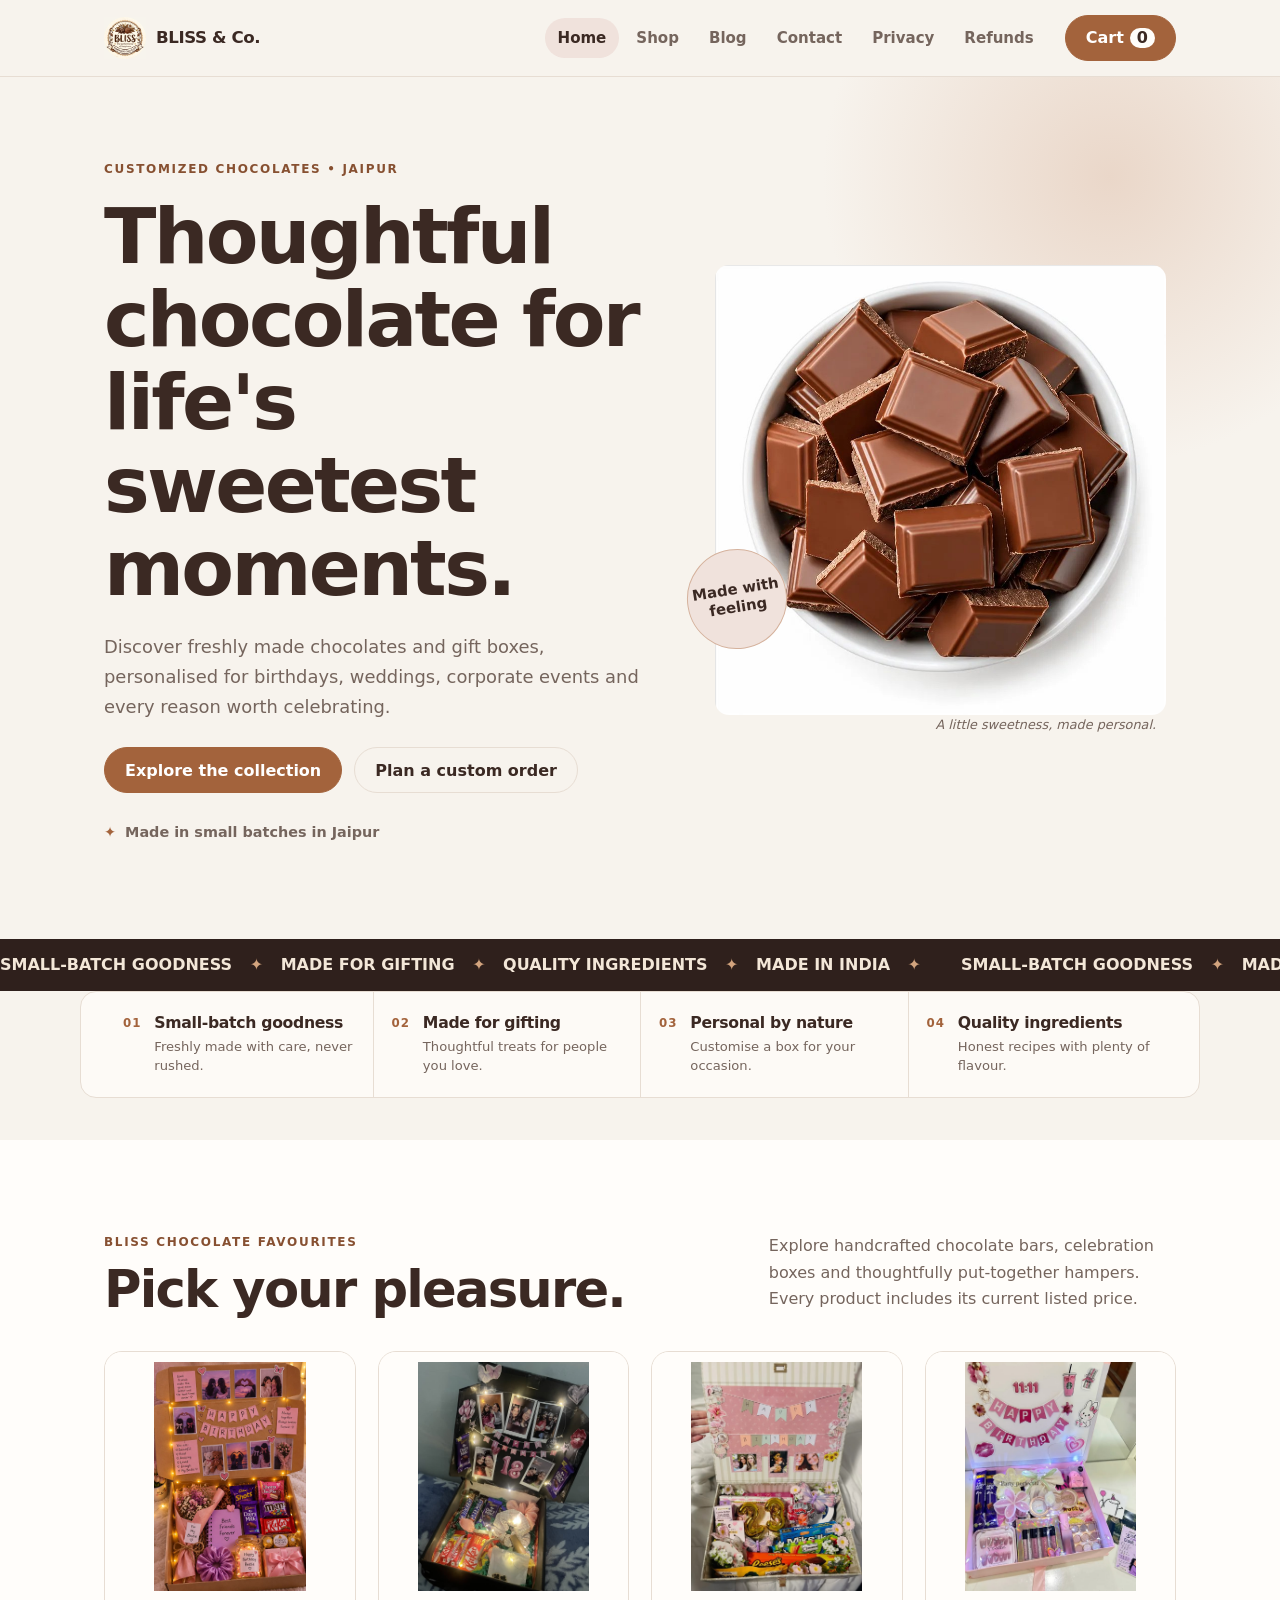
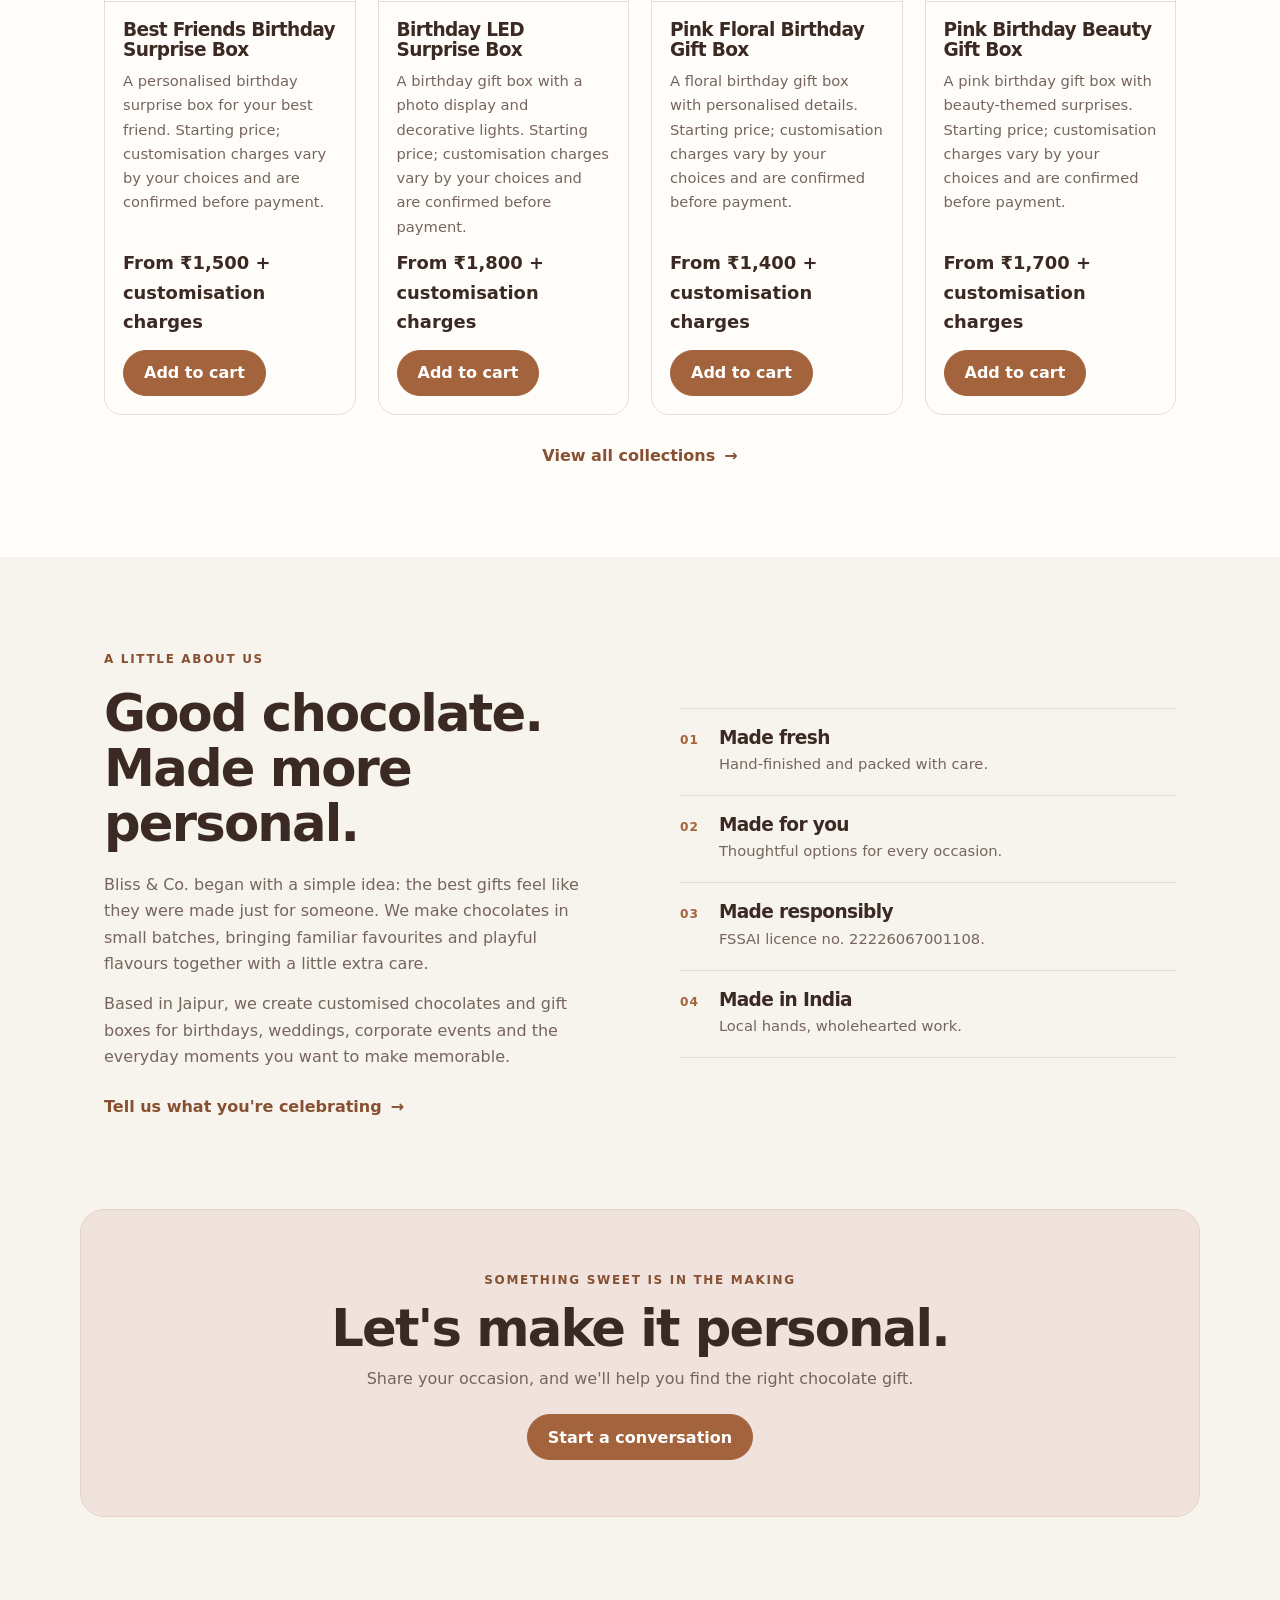
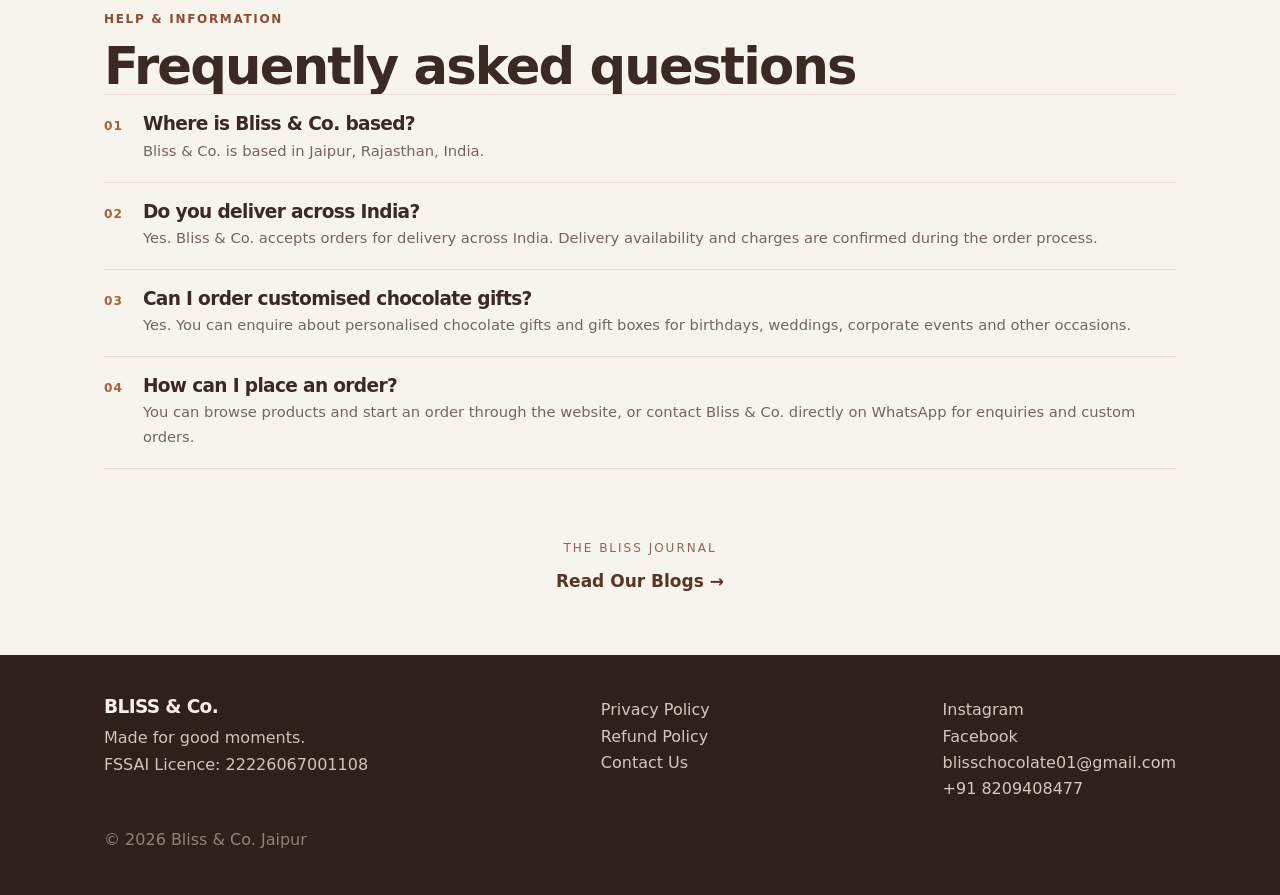
<file: index.html>
<!doctype html>
<html lang="en">
<head>
  <meta charset="utf-8">
  <meta name="viewport" content="width=device-width, initial-scale=1">

  <title>Custom Chocolates &amp; Gift Hampers in Jaipur | Bliss &amp; Co.</title>
  <meta name="description" content="Discover handcrafted chocolates, personalised gift boxes and celebration hampers from Bliss &amp; Co. Based in Jaipur, delivering across India. Order online or enquire on WhatsApp.">

  <link rel="canonical" href="https://www.blisschocolate.in/">
  <link rel="icon" href="favicon.ico" sizes="any">
  <link rel="icon" type="image/png" sizes="32x32" href="favicon.png">
  <link rel="apple-touch-icon" href="apple-touch-icon.png">
  <meta name="theme-color" content="#f7f3ed">

  <meta property="og:type" content="website">
  <meta property="og:locale" content="en_IN">
  <meta property="og:site_name" content="Bliss Chocolate Jaipur">
  <meta property="og:title" content="Chocolate Shop in Jaipur | Bliss &amp; Co.">
  <meta property="og:description" content="Explore handcrafted chocolates, personalised gift boxes and custom chocolate gifts from Bliss &amp; Co. in Jaipur.">
  <meta property="og:url" content="https://www.blisschocolate.in/">
  <meta property="og:image" content="https://www.blisschocolate.in/first-optimized.jpg">
  <meta property="og:image:alt" content="Chocolate gifts from Bliss &amp; Co. Jaipur">
  <meta name="twitter:card" content="summary_large_image">

  <link rel="stylesheet" href="styles.css">

  <!-- Organization and Store Schema -->
  <script type="application/ld+json">
  {
    "@context": "https://schema.org",
    "@type": ["Organization", "Store"],
    "@id": "https://www.blisschocolate.in/#business",
    "name": "Bliss & Co.",
    "alternateName": "Bliss Chocolate Jaipur",
    "url": "https://www.blisschocolate.in/",
    "logo": "https://www.blisschocolate.in/bliss_logo-optimized.jpg",
    "image": "https://www.blisschocolate.in/first-optimized.jpg",
    "description": "Bliss & Co. is a Jaipur-based chocolate and gifting brand offering handcrafted chocolates, personalised gift boxes and celebration hampers, with delivery across India.",
    "areaServed": {
      "@type": "Country",
      "name": "India"
    },
    "telephone": "+918209408477",
    "email": "blisschocolate01@gmail.com",
    "address": {
      "@type": "PostalAddress",
      "addressLocality": "Jaipur",
      "addressRegion": "Rajasthan",
      "addressCountry": "IN"
    },
    "contactPoint": {
      "@type": "ContactPoint",
      "telephone": "+918209408477",
      "contactType": "customer service",
      "areaServed": "IN",
      "availableLanguage": ["English", "Hindi"]
    },
    "sameAs": [
      "https://www.instagram.com/blisschocolate01",
      "https://www.facebook.com/profile.php?id=61594523811024"
    ],
    "knowsAbout": [
      "Chocolate in Jaipur",
      "Customised chocolates",
      "Personalised chocolate gifts",
      "Chocolate gift boxes"
    ]
  }
  </script>

  <!-- Google Analytics -->
  <script async src="https://www.googletagmanager.com/gtag/js?id=G-MMJKZG3R0W"></script>
  <script>
    window.dataLayer = window.dataLayer || [];
    function gtag(){dataLayer.push(arguments);}
    gtag('js', new Date());
    gtag('config', 'G-MMJKZG3R0W');
  </script>

  <!-- FAQ Schema -->
  <script type="application/ld+json">
  {
    "@context": "https://schema.org",
    "@type": "FAQPage",
    "mainEntity": [
      {
        "@type": "Question",
        "name": "Where is Bliss & Co. based?",
        "acceptedAnswer": {
          "@type": "Answer",
          "text": "Bliss & Co. is based in Jaipur, Rajasthan, India."
        }
      },
      {
        "@type": "Question",
        "name": "Do you deliver across India?",
        "acceptedAnswer": {
          "@type": "Answer",
          "text": "Yes. Bliss & Co. accepts orders for delivery across India. Delivery availability and charges are confirmed during the order process."
        }
      },
      {
        "@type": "Question",
        "name": "Can I order customised chocolate gifts?",
        "acceptedAnswer": {
          "@type": "Answer",
          "text": "Yes. You can enquire about personalised chocolate gifts and gift boxes for birthdays, weddings, corporate events and other occasions."
        }
      },
      {
        "@type": "Question",
        "name": "How can I place an order?",
        "acceptedAnswer": {
          "@type": "Answer",
          "text": "You can browse products and start an order through the website, or contact Bliss & Co. directly on WhatsApp for enquiries and custom orders."
        }
      }
    ]
  }
  </script>
</head>

<body>
  <main>
    <section class="hero">
      <div class="wrap hero-layout">
        <div class="hero-copy">
          <span class="eyebrow">CUSTOMIZED CHOCOLATES &bull; JAIPUR</span>
          <h1>Thoughtful chocolate for life's sweetest moments.</h1>
          <p>Discover freshly made chocolates and gift boxes, personalised for birthdays, weddings, corporate events and every reason worth celebrating.</p>

          <div class="hero-actions">
            <a class="btn" href="shop.html">Explore the collection</a>
            <a class="btn secondary" href="contact.html">Plan a custom order</a>
          </div>

          <div class="hero-note">
            <span class="note-mark">✦</span>
            Made in small batches in Jaipur
          </div>
        </div>

        <div class="hero-visual">
          <img src="first-optimized.jpg"
               alt="A selection of Bliss Chocolate's customised chocolate gifts"
               width="900"
               height="900"
               fetchpriority="high"
               decoding="async">
          <span class="sticker">Made with<br>feeling</span>
          <span class="image-caption">A little sweetness, made personal.</span>
        </div>
      </div>
    </section>

    <div class="marq" role="region" aria-label="Small-batch goodness, made for gifting, quality ingredients, made in India">
      <div class="marq-track" aria-hidden="true">
        <div class="marq-group">
          <span>SMALL-BATCH GOODNESS <b>✦</b> MADE FOR GIFTING <b>✦</b> QUALITY INGREDIENTS <b>✦</b> MADE IN INDIA <b>✦</b></span>
        </div>
        <div class="marq-group">
          <span>SMALL-BATCH GOODNESS <b>✦</b> MADE FOR GIFTING <b>✦</b> QUALITY INGREDIENTS <b>✦</b> MADE IN INDIA <b>✦</b></span>
        </div>
      </div>
    </div>

    <section class="promise-section" aria-label="What makes Bliss special">
      <div class="wrap promise-grid">
        <article class="promise">
          <span class="promise-number">01</span>
          <div><h2>Small-batch goodness</h2><p>Freshly made with care, never rushed.</p></div>
        </article>
        <article class="promise">
          <span class="promise-number">02</span>
          <div><h2>Made for gifting</h2><p>Thoughtful treats for people you love.</p></div>
        </article>
        <article class="promise">
          <span class="promise-number">03</span>
          <div><h2>Personal by nature</h2><p>Customise a box for your occasion.</p></div>
        </article>
        <article class="promise">
          <span class="promise-number">04</span>
          <div><h2>Quality ingredients</h2><p>Honest recipes with plenty of flavour.</p></div>
        </article>
      </div>
    </section>

    <section class="collection-section">
      <div class="wrap">
        <div class="section-heading">
          <div>
            <span class="eyebrow">BLISS CHOCOLATE FAVOURITES</span>
            <h2>Pick your pleasure.</h2>
          </div>
          <p>Explore handcrafted chocolate bars, celebration boxes and thoughtfully put-together hampers. Every product includes its current listed price.</p>
        </div>

        <div class="grid" id="grid" data-limit="4"></div>

        <div class="section-cta">
          <a class="text-link" href="shop.html">View all collections <span aria-hidden="true">→</span></a>
        </div>
      </div>
    </section>

    <section class="about-section">
      <div class="wrap about-layout">
        <div class="about-copy">
          <span class="eyebrow">A LITTLE ABOUT US</span>
          <h2>Good chocolate.<br>Made more personal.</h2>
          <p>Bliss &amp; Co. began with a simple idea: the best gifts feel like they were made just for someone. We make chocolates in small batches, bringing familiar favourites and playful flavours together with a little extra care.</p>
          <p>Based in Jaipur, we create customised chocolates and gift boxes for birthdays, weddings, corporate events and the everyday moments you want to make memorable.</p>
          <a class="text-link" href="contact.html">Tell us what you're celebrating <span aria-hidden="true">→</span></a>
        </div>

        <div class="about-details">
          <article><span>01</span><div><h3>Made fresh</h3><p>Hand-finished and packed with care.</p></div></article>
          <article><span>02</span><div><h3>Made for you</h3><p>Thoughtful options for every occasion.</p></div></article>
          <article><span>03</span><div><h3>Made responsibly</h3><p>FSSAI licence no. 22226067001108.</p></div></article>
          <article><span>04</span><div><h3>Made in India</h3><p>Local hands, wholehearted work.</p></div></article>
        </div>
      </div>
    </section>

    <section class="closing-section">
      <div class="wrap closing-card">
        <span class="eyebrow">SOMETHING SWEET IS IN THE MAKING</span>
        <h2>Let's make it personal.</h2>
        <p>Share your occasion, and we'll help you find the right chocolate gift.</p>
        <a class="btn" href="contact.html">Start a conversation</a>
      </div>
    </section>
  </main>

  <!-- Frequently Asked Questions -->
  <section class="promise-section" aria-labelledby="faq-heading">
    <div class="wrap">
      <div class="section-heading">
        <div>
          <span class="eyebrow">HELP &amp; INFORMATION</span>
          <h2 id="faq-heading">Frequently asked questions</h2>
        </div>
      </div>

      <div class="about-details">
        <article><span>01</span><div><h3>Where is Bliss &amp; Co. based?</h3><p>Bliss &amp; Co. is based in Jaipur, Rajasthan, India.</p></div></article>
        <article><span>02</span><div><h3>Do you deliver across India?</h3><p>Yes. Bliss &amp; Co. accepts orders for delivery across India. Delivery availability and charges are confirmed during the order process.</p></div></article>
        <article><span>03</span><div><h3>Can I order customised chocolate gifts?</h3><p>Yes. You can enquire about personalised chocolate gifts and gift boxes for birthdays, weddings, corporate events and other occasions.</p></div></article>
        <article><span>04</span><div><h3>How can I place an order?</h3><p>You can browse products and start an order through the website, or contact Bliss &amp; Co. directly on WhatsApp for enquiries and custom orders.</p></div></article>
      </div>
    </div>
  </section>

  <section style="background:#f7f3ed; padding:28px 16px; text-align:center;">
    <p style="margin:0 0 8px; color:#8b6857; font-size:12px; letter-spacing:2px;">THE BLISS JOURNAL</p>
    <a href="blog.html" style="color:#5b3428; text-decoration:none; font-size:17px; font-weight:600;">Read Our Blogs →</a>
  </section>

  <script src="app.js"></script>
</body>
</html>
</file>
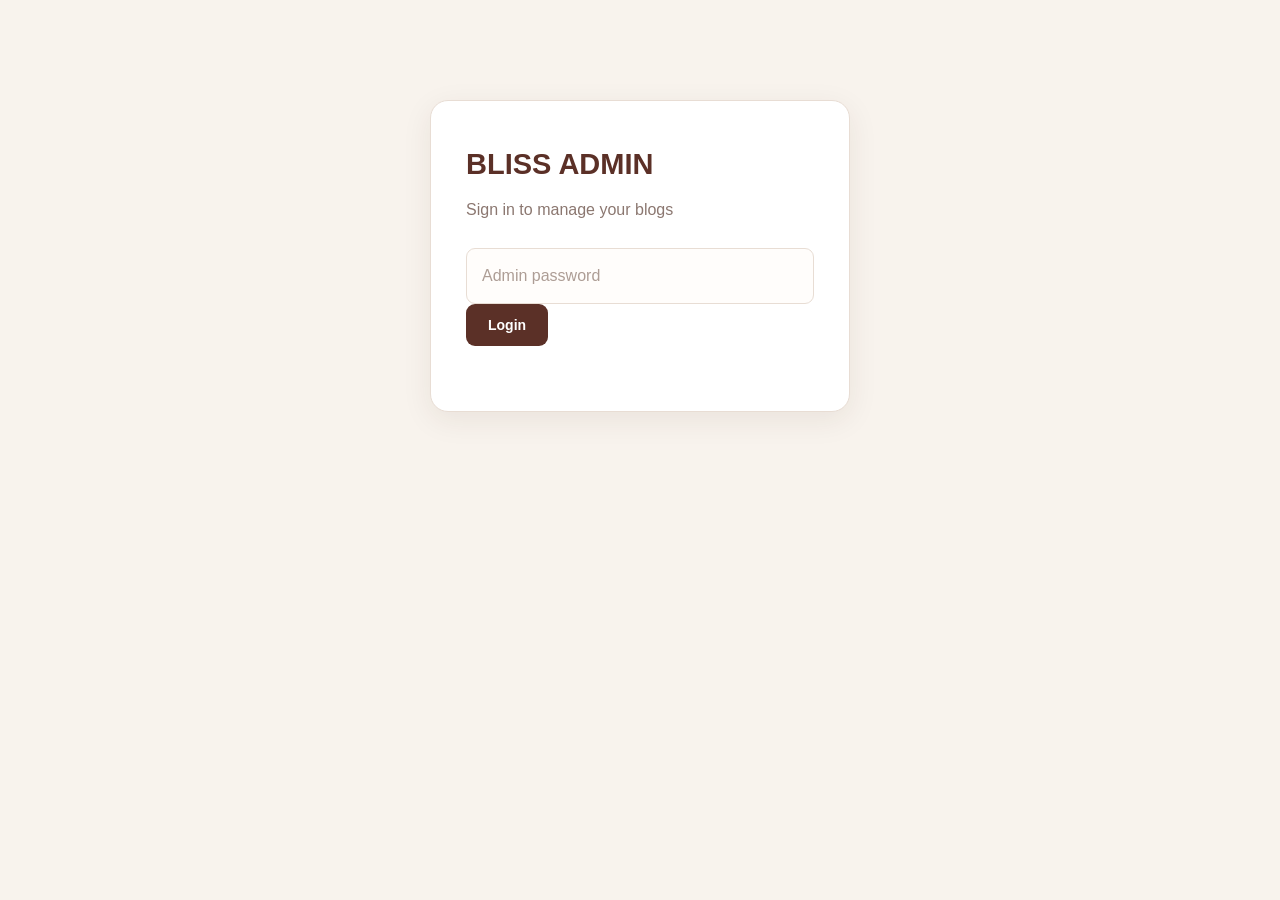
<file: admin.html>
<!DOCTYPE html>
<html lang="en">
<head>
  <meta charset="UTF-8">
  <meta name="viewport" content="width=device-width, initial-scale=1">
  <title>Bliss Blog Admin</title>
  <link rel="stylesheet" href="admin.css">
</head>
<body>

  <section id="login-screen" class="login-box">
    <h1>BLISS ADMIN</h1>
    <p>Sign in to manage your blogs</p>
    <input id="password" type="password" placeholder="Admin password">
    <button id="login-btn">Login</button>
    <p id="login-message"></p>
  </section>

  <main id="dashboard" hidden>

    <header class="admin-header">
      <h2>Bliss Blog Manager</h2>
      <button id="logout-btn" class="secondary">Logout</button>
    </header>

    <!-- BLOG MANAGEMENT -->
    <section class="admin-content">
      <h1>Manage Blogs</h1>
      <p>View and manage all your chocolate blog articles.</p>

      <button type="button" id="refresh-blogs-btn">
        Refresh Blogs
      </button>

      <div id="blogs-list">
        <p>Login to load your blogs.</p>
      </div>

      <p id="manage-message"></p>
    </section>

    <!-- CREATE BLOG -->
    <section class="admin-content">
      <h1 id="form-heading">Create New Blog</h1>
      <p>Write, manage and publish your articles.</p>

      <form id="blog-form">

        <label>Blog Title</label>
        <input id="title" required maxlength="120"
          placeholder="Enter blog title">

        <label>URL Slug</label>
        <input id="slug" required
          placeholder="best-chocolate-gifts">

        <label>Category</label>
        <select id="category" required>
          <option value="">Select category</option>
          <option>Chocolate Gifts</option>
          <option>Chocolate Recipes</option>
          <option>Chocolate Benefits</option>
          <option>Birthday & Anniversary</option>
          <option>Chocolate Guides</option>
          <option>Festival Specials</option>
        </select>

        <label>Featured Image</label>
        <input id="image" type="file"
          accept="image/jpeg,image/png,image/webp" required>

        <label>Short Description</label>
        <textarea id="excerpt" rows="3"
          required maxlength="250"></textarea>

        <label>Blog Content</label>
      <div class="editor-toolbar">
  <button type="button" data-command="bold"><b>B</b></button>
  <button type="button" data-command="italic"><i>I</i></button>
  <button type="button" data-command="underline"><u>U</u></button>

  <select id="format-block">
    <option value="p">Paragraph</option>
    <option value="h2">Heading 2</option>
    <option value="h3">Heading 3</option>
  </select>

  <button type="button" data-command="insertUnorderedList">• List</button>
  <button type="button" data-command="insertOrderedList">1. List</button>
  <button type="button" id="add-link-btn">Add Link</button>
</div>

<div id="content" class="rich-editor"
     contenteditable="true"
     data-placeholder="Write your blog article here..."
     required></div>

        <label>SEO Title</label>
        <input id="seo-title" maxlength="65">

        <label>Meta Description</label>
        <textarea id="meta-description" rows="3"
          maxlength="160"></textarea>

        <div class="actions">
          <button type="button" id="draft-btn" class="secondary">
            Save Draft
          </button>

          <button type="submit" id="publish-btn">
            Publish Blog
          </button>
        </div>

        <p id="status-message"></p>
      </form>
    </section>

  </main>

  <script src="admin.js"></script>
</body>
</html>
</file>
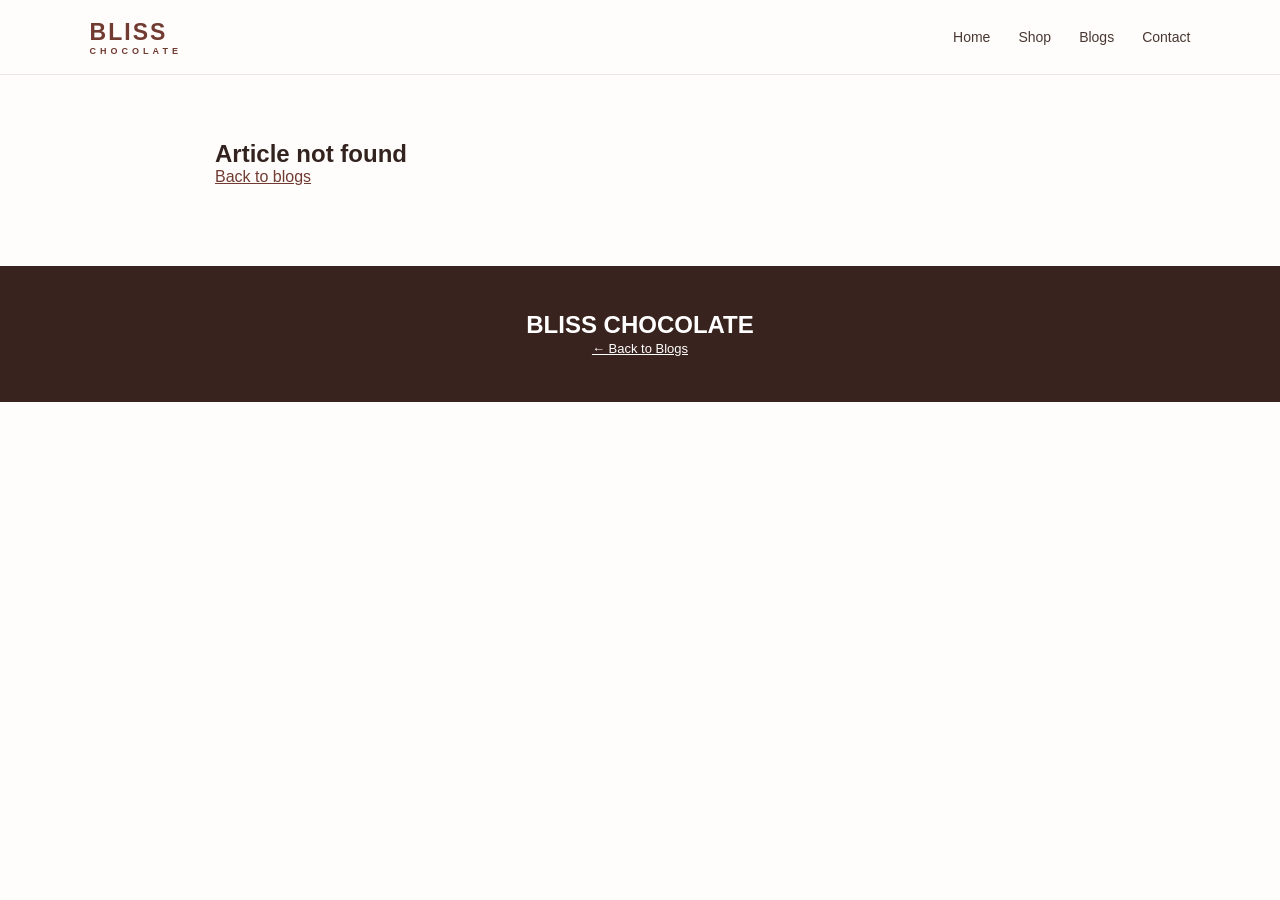
<file: article.html>
<!DOCTYPE html>
<html lang="en">
<head>
  <meta charset="UTF-8">
  <meta name="viewport" content="width=device-width, initial-scale=1.0">

  <title>Bliss Chocolate Blog</title>
  <meta name="description" content="Read chocolate stories from Bliss &amp; Co.">
  <meta name="robots" content="noindex,follow">

  <link rel="stylesheet" href="blog.css">

  <script async src="https://www.googletagmanager.com/gtag/js?id=G-MMJKZG3R0W"></script>
  <script>
    window.dataLayer = window.dataLayer || [];
    function gtag(){dataLayer.push(arguments);}
    gtag('js', new Date());
    gtag('config', 'G-MMJKZG3R0W');
  </script>
</head>

<body>

<header class="header">
  <a href="index.html" class="logo">BLISS <span>CHOCOLATE</span></a>

  <nav>
    <a href="index.html">Home</a>
    <a href="shop.html">Shop</a>
    <a href="blog.html">Blogs</a>
    <a href="contact.html">Contact</a>
  </nav>
</header>

<main class="container" id="article">
  <p>Loading article...</p>
</main>

<footer>
  <h2>BLISS CHOCOLATE</h2>
  <a href="blog.html">← Back to Blogs</a>
</footer>

<script src="article.js"></script>
</body>
</html>
</file>
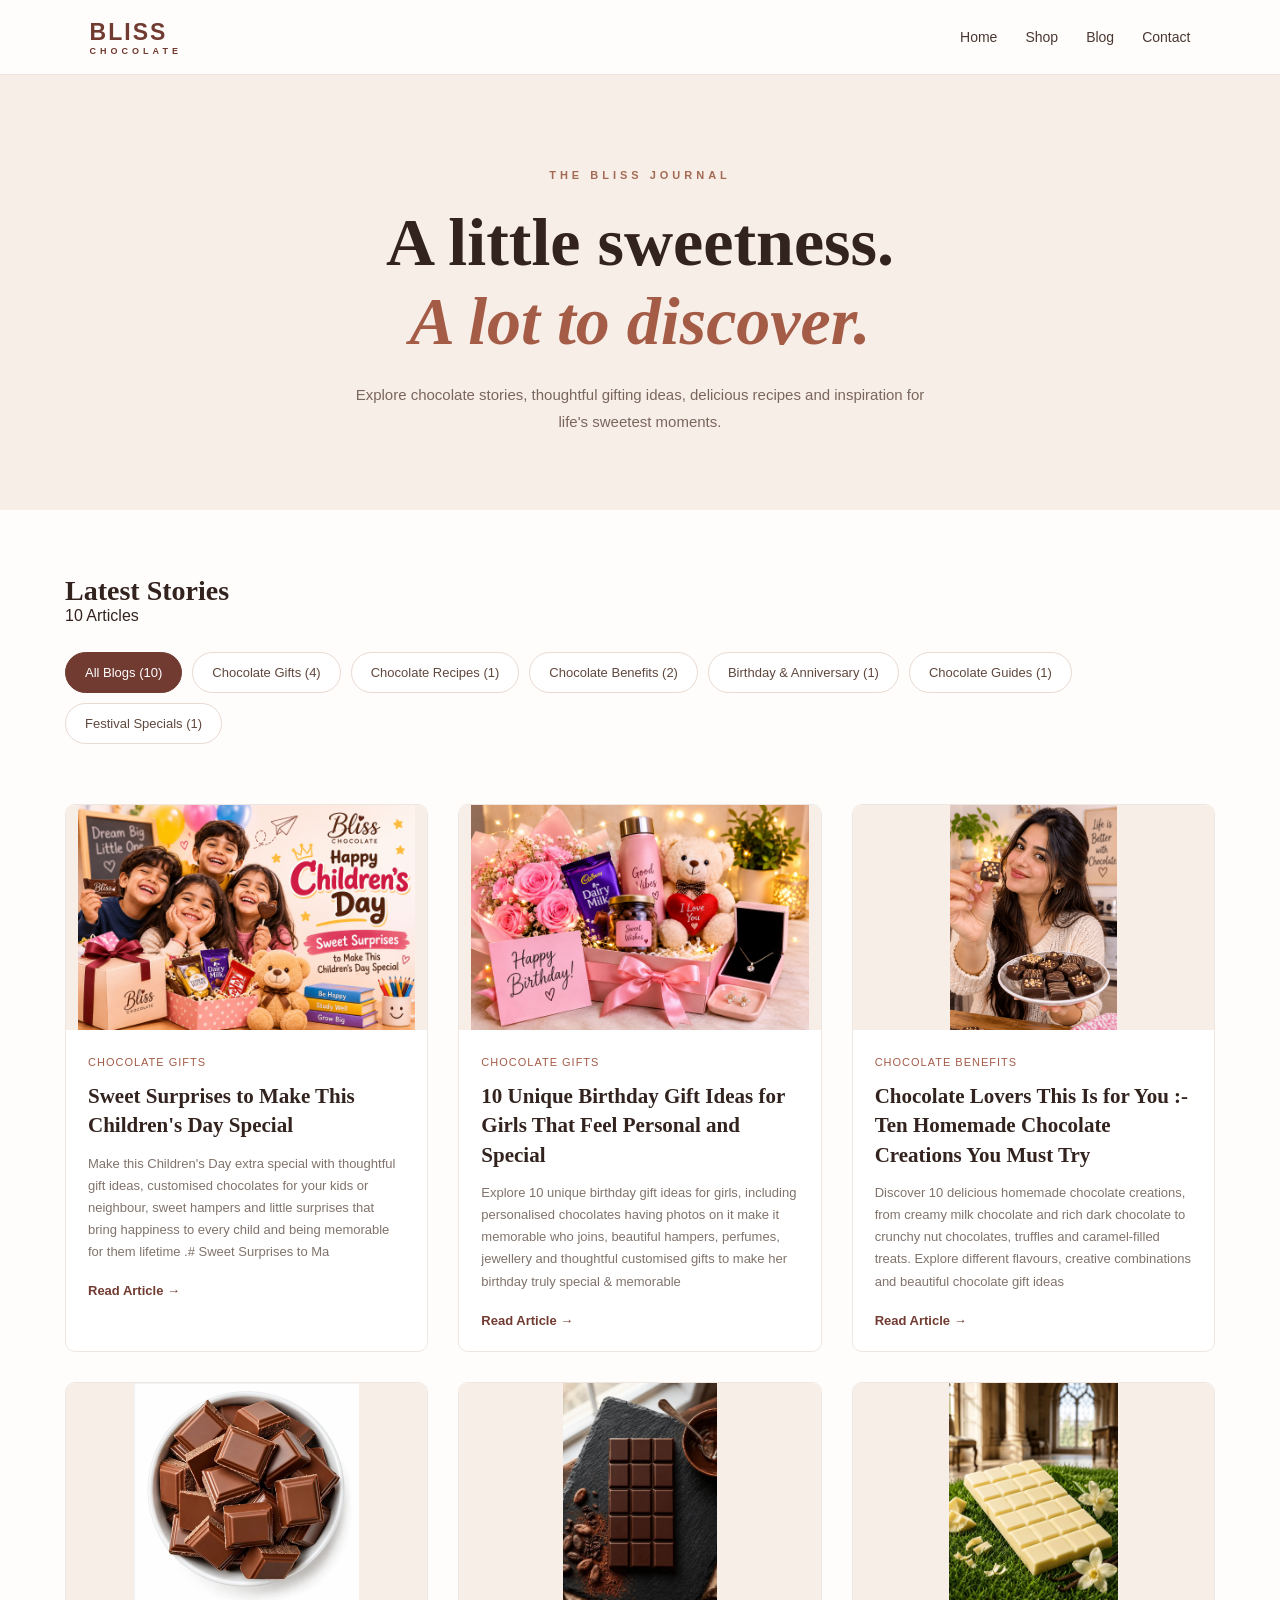
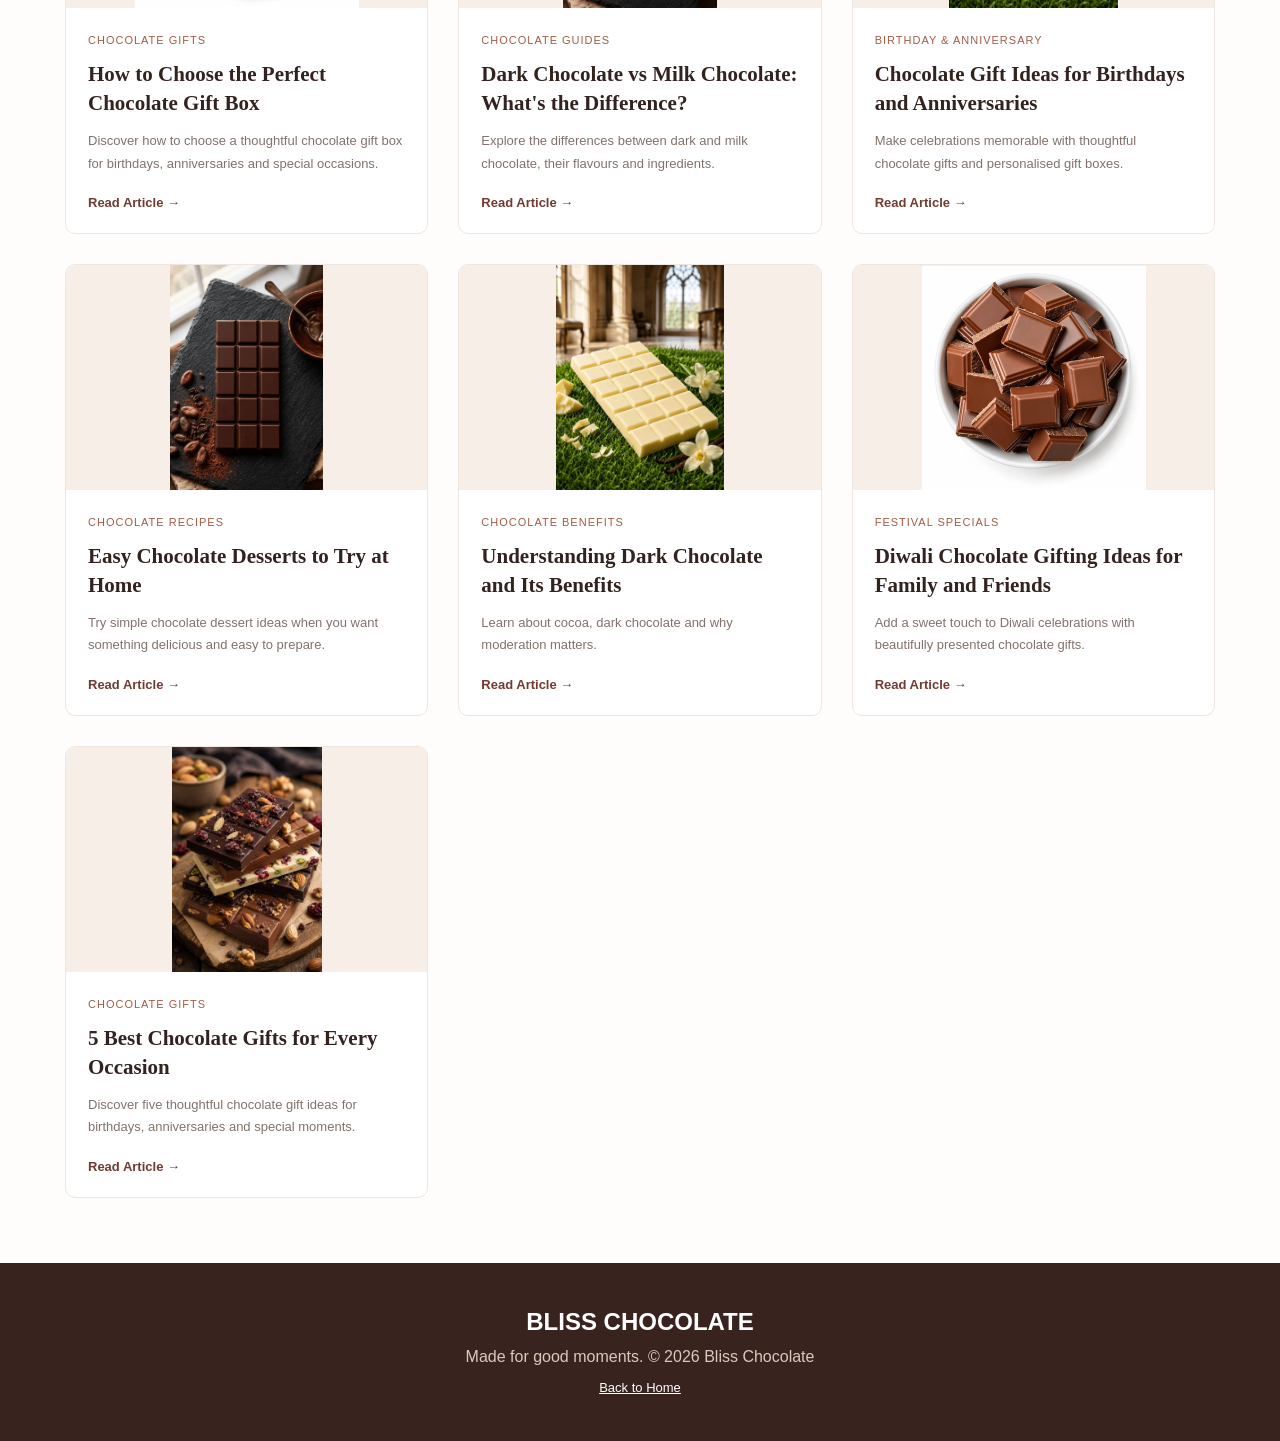
<file: blog.html>
<!DOCTYPE html>
<html lang="en">
<head>
  <meta charset="UTF-8">
  <meta name="viewport" content="width=device-width, initial-scale=1.0">

  <title>Chocolate Gifting Ideas, Guides &amp; Recipes | Bliss Journal</title>
  <meta name="description" content="Read chocolate gifting ideas, chocolate guides, simple recipes and celebration inspiration from Bliss &amp; Co., Jaipur.">

  <link rel="canonical" href="https://www.blisschocolate.in/blog.html">

  <meta property="og:type" content="website">
  <meta property="og:site_name" content="Bliss &amp; Co.">
  <meta property="og:title" content="Chocolate Gifting Ideas, Guides &amp; Recipes | Bliss Journal">
  <meta property="og:description" content="Read chocolate gifting ideas, chocolate guides, simple recipes and celebration inspiration from Bliss &amp; Co., Jaipur.">
  <meta property="og:url" content="https://www.blisschocolate.in/blog.html">
  <meta property="og:image" content="https://www.blisschocolate.in/first-optimized.jpg">
  <meta name="twitter:card" content="summary_large_image">

  <link rel="stylesheet" href="blog.css">

  <script async src="https://www.googletagmanager.com/gtag/js?id=G-MMJKZG3R0W"></script>
  <script>
    window.dataLayer = window.dataLayer || [];
    function gtag(){dataLayer.push(arguments);}
    gtag('js', new Date());
    gtag('config', 'G-MMJKZG3R0W');
  </script>
</head>

<body>

<header class="header">
  <a href="index.html" class="logo">BLISS <span>CHOCOLATE</span></a>
  <nav>
    <a href="index.html">Home</a>
    <a href="shop.html">Shop</a>
    <a href="blog.html">Blog</a>
    <a href="contact.html">Contact</a>
  </nav>
</header>

<section class="hero">
  <span>THE BLISS JOURNAL</span>
  <h1>A little sweetness.<br><em>A lot to discover.</em></h1>
  <p>Explore chocolate stories, thoughtful gifting ideas, delicious recipes and inspiration for life's sweetest moments.</p>
</section>

<main class="container">
  <div class="stories-heading">
    <div>
      <h2>Latest Stories</h2>
      <p id="blog-count">Loading articles...</p>
    </div>
  </div>

  <div class="categories" id="categories"></div>

  <div class="blog-grid" id="blog-grid">
    <p>Loading blogs...</p>
  </div>

  <p class="empty" id="empty" hidden>No articles found in this category.</p>
</main>

<footer>
  <h2>BLISS CHOCOLATE</h2>
  <p>Made for good moments. © 2026 Bliss Chocolate</p>
  <a href="index.html">Back to Home</a>
</footer>

<script src="blog.js"></script>
</body>
</html>
</file>
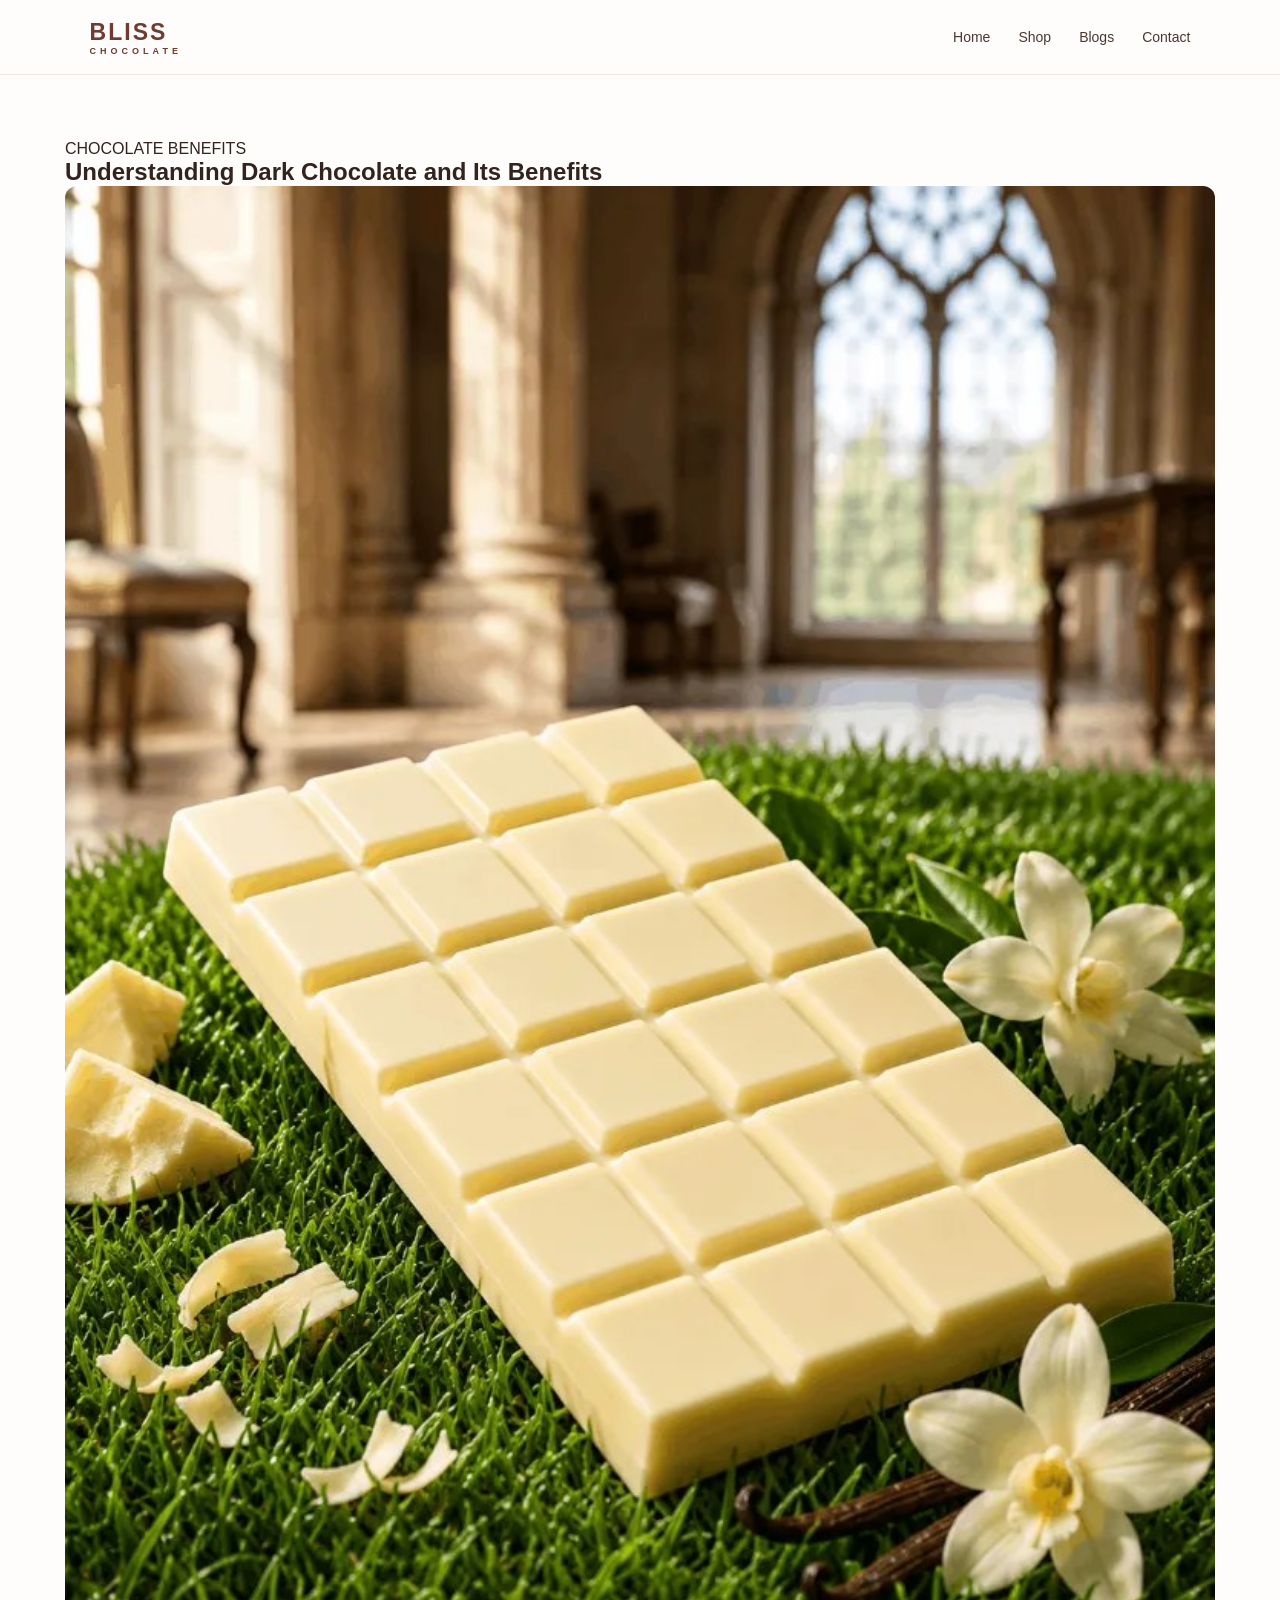
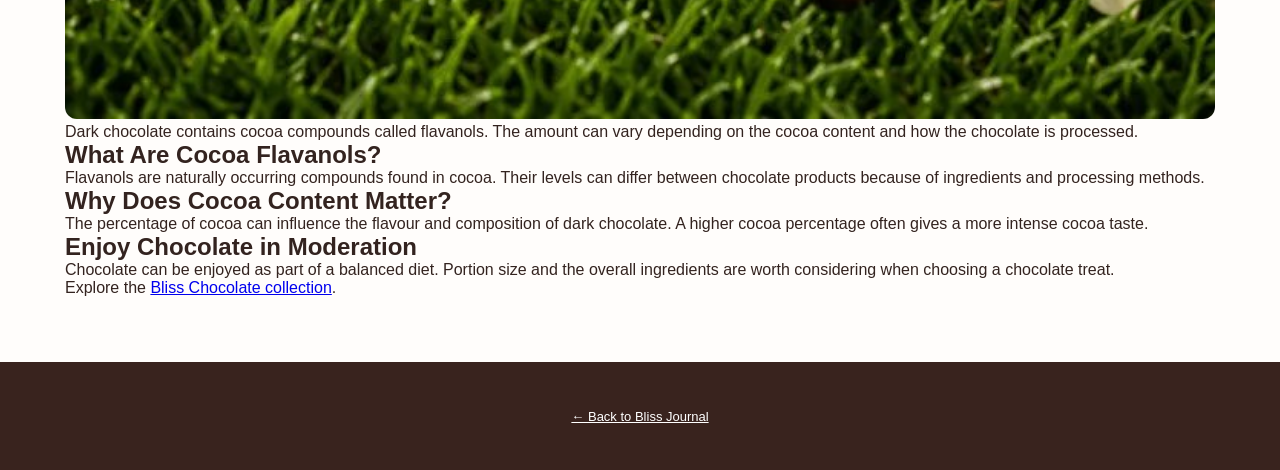
<file: chocolate-benefits-guide.html>
<!DOCTYPE html>
<html lang="en">
<head>
<meta charset="UTF-8">
<meta name="viewport" content="width=device-width, initial-scale=1">
<title>Understanding Dark Chocolate and Its Benefits | Bliss</title>
<meta name="description" content="Learn about cocoa, flavanols in dark chocolate and why enjoying chocolate in moderation matters.">
<link rel="canonical" href="https://www.blisschocolate.in/chocolate-benefits-guide.html">
<meta property="og:type" content="article">
<meta property="og:title" content="Understanding Dark Chocolate and Its Benefits">
<meta property="og:description" content="Learn about cocoa, dark chocolate and why moderation matters.">
<meta property="og:image" content="https://www.blisschocolate.in/2.jpg">
<meta property="og:url" content="https://www.blisschocolate.in/chocolate-benefits-guide.html">
<meta name="twitter:card" content="summary_large_image">
<link rel="stylesheet" href="blog.css">
<script type="application/ld+json">
{
 "@context":"https://schema.org",
 "@type":"Article",
 "headline":"Understanding Dark Chocolate and Its Benefits",
 "description":"Learn about cocoa, dark chocolate and why moderation matters.",
 "image":"https://www.blisschocolate.in/2.jpg",
 "author":{"@type":"Organization","name":"Bliss & Co."},
 "publisher":{"@type":"Organization","name":"Bliss & Co."},
 "mainEntityOfPage":"https://www.blisschocolate.in/chocolate-benefits-guide.html"
}
</script>
</head>
<body>
<header class="header">
<a href="index.html" class="logo">BLISS <span>CHOCOLATE</span></a>
<nav><a href="index.html">Home</a><a href="shop.html">Shop</a><a href="blog.html">Blogs</a><a href="contact.html">Contact</a></nav>
</header>
<main class="container">
<article>
<p>CHOCOLATE BENEFITS</p>
<h1>Understanding Dark Chocolate and Its Benefits</h1>
<img src="2.jpg" alt="Dark chocolate from Bliss Chocolate" style="width:100%;height:auto;border-radius:12px;">
<p>Dark chocolate contains cocoa compounds called flavanols. The amount can vary depending on the cocoa content and how the chocolate is processed.</p>
<h2>What Are Cocoa Flavanols?</h2>
<p>Flavanols are naturally occurring compounds found in cocoa. Their levels can differ between chocolate products because of ingredients and processing methods.</p>
<h2>Why Does Cocoa Content Matter?</h2>
<p>The percentage of cocoa can influence the flavour and composition of dark chocolate. A higher cocoa percentage often gives a more intense cocoa taste.</p>
<h2>Enjoy Chocolate in Moderation</h2>
<p>Chocolate can be enjoyed as part of a balanced diet. Portion size and the overall ingredients are worth considering when choosing a chocolate treat.</p>
<p>Explore the <a href="shop.html">Bliss Chocolate collection</a>.</p>
</article>
</main>
<footer><a href="blog.html">← Back to Bliss Journal</a></footer>
</body>
</html>
</file>
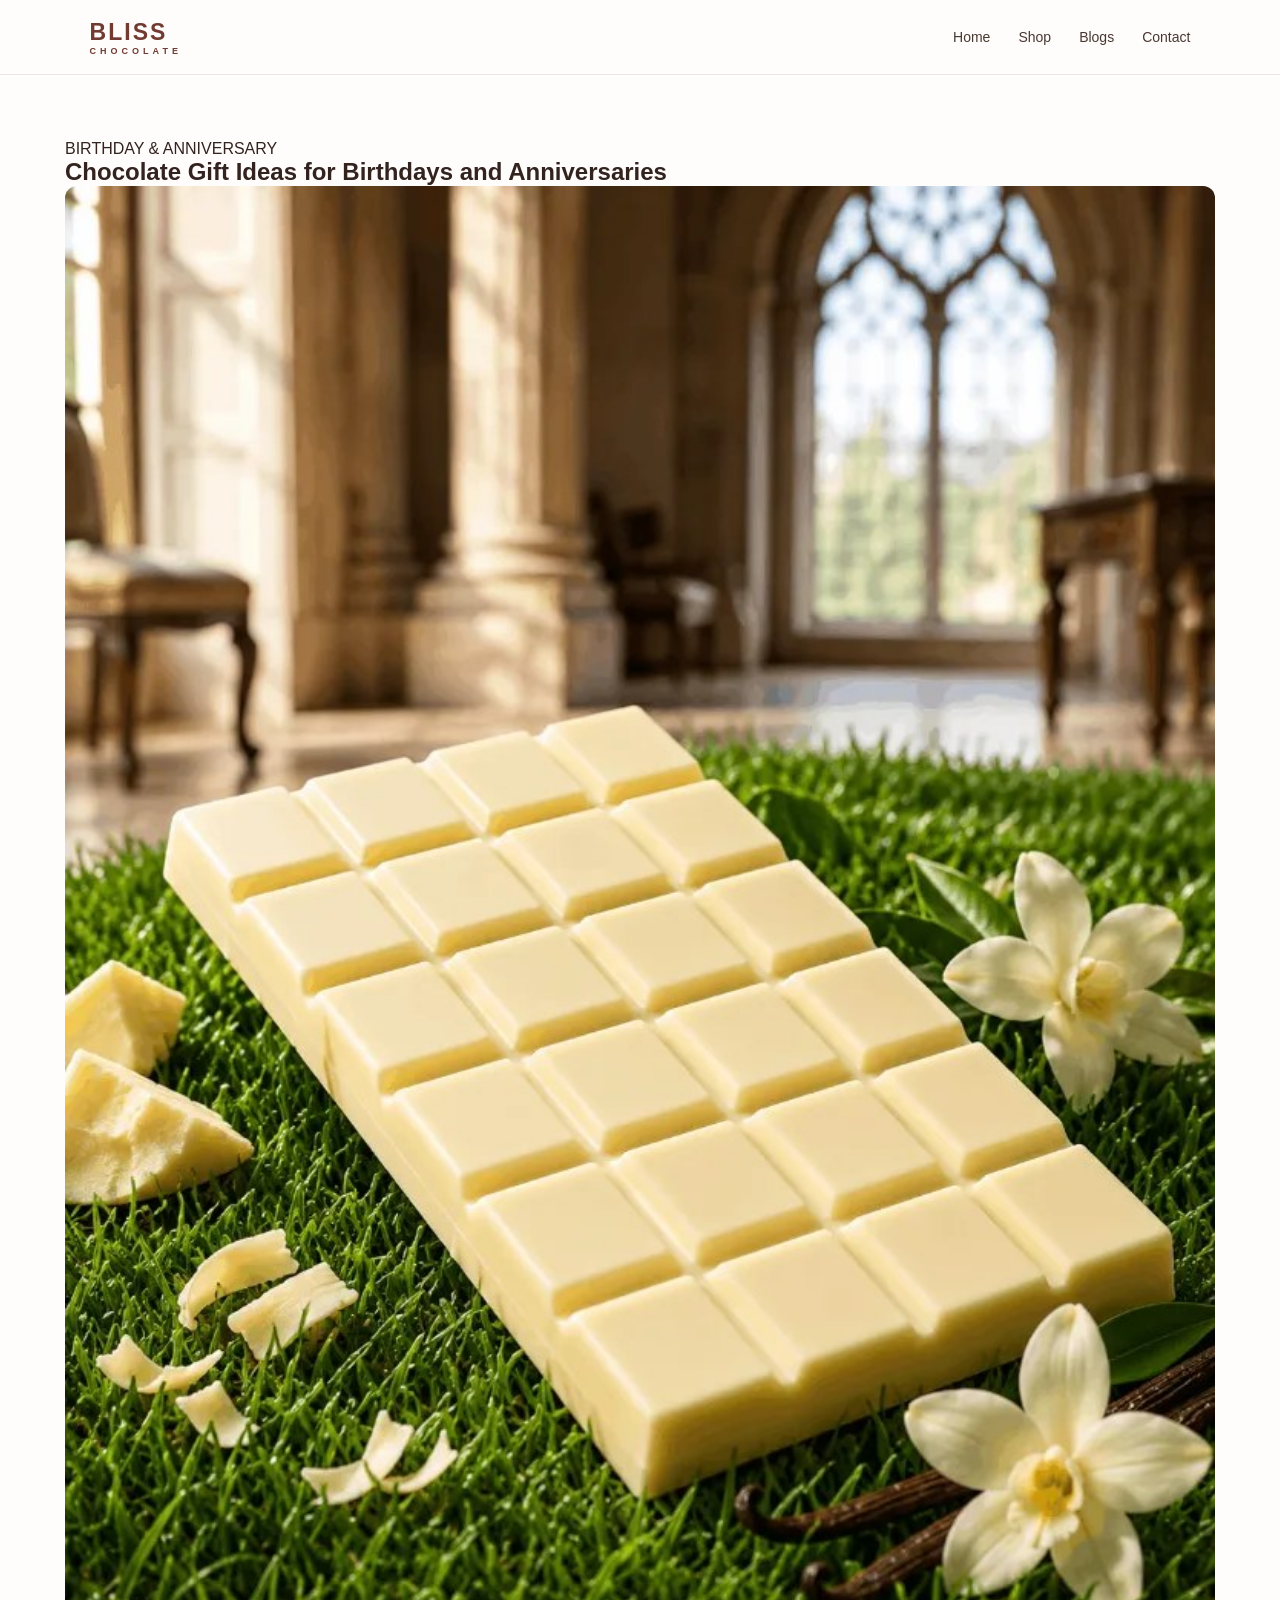
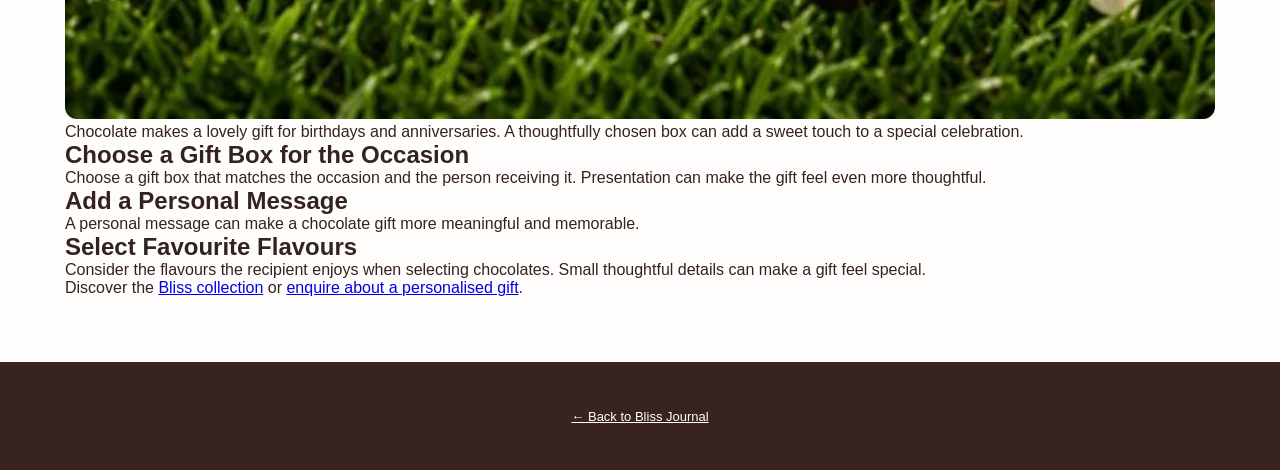
<file: chocolate-gift-ideas.html>
<!DOCTYPE html>
<html lang="en">
<head>
<meta charset="UTF-8">
<meta name="viewport" content="width=device-width, initial-scale=1">
<title>Chocolate Gift Ideas for Birthdays and Anniversaries | Bliss</title>
<meta name="description" content="Make birthdays and anniversaries memorable with thoughtful chocolate gifts, personalised gift boxes and favourite flavours.">
<link rel="canonical" href="https://www.blisschocolate.in/chocolate-gift-ideas.html">
<meta property="og:type" content="article">
<meta property="og:title" content="Chocolate Gift Ideas for Birthdays and Anniversaries">
<meta property="og:description" content="Explore thoughtful chocolate gift ideas for special celebrations.">
<meta property="og:image" content="https://www.blisschocolate.in/2.jpg">
<meta property="og:url" content="https://www.blisschocolate.in/chocolate-gift-ideas.html">
<meta name="twitter:card" content="summary_large_image">
<link rel="stylesheet" href="blog.css">
<script type="application/ld+json">
{
 "@context":"https://schema.org",
 "@type":"Article",
 "headline":"Chocolate Gift Ideas for Birthdays and Anniversaries",
 "description":"Make celebrations memorable with thoughtful chocolate gifts and personalised gift boxes.",
 "image":"https://www.blisschocolate.in/2.jpg",
 "author":{"@type":"Organization","name":"Bliss & Co."},
 "publisher":{"@type":"Organization","name":"Bliss & Co."},
 "mainEntityOfPage":"https://www.blisschocolate.in/chocolate-gift-ideas.html"
}
</script>
</head>
<body>
<header class="header">
<a href="index.html" class="logo">BLISS <span>CHOCOLATE</span></a>
<nav><a href="index.html">Home</a><a href="shop.html">Shop</a><a href="blog.html">Blogs</a><a href="contact.html">Contact</a></nav>
</header>
<main class="container">
<article>
<p>BIRTHDAY &amp; ANNIVERSARY</p>
<h1>Chocolate Gift Ideas for Birthdays and Anniversaries</h1>
<img src="2.jpg" alt="Chocolate gift inspiration from Bliss Chocolate" style="width:100%;height:auto;border-radius:12px;">
<p>Chocolate makes a lovely gift for birthdays and anniversaries. A thoughtfully chosen box can add a sweet touch to a special celebration.</p>
<h2>Choose a Gift Box for the Occasion</h2>
<p>Choose a gift box that matches the occasion and the person receiving it. Presentation can make the gift feel even more thoughtful.</p>
<h2>Add a Personal Message</h2>
<p>A personal message can make a chocolate gift more meaningful and memorable.</p>
<h2>Select Favourite Flavours</h2>
<p>Consider the flavours the recipient enjoys when selecting chocolates. Small thoughtful details can make a gift feel special.</p>
<p>Discover the <a href="shop.html">Bliss collection</a> or <a href="contact.html">enquire about a personalised gift</a>.</p>
</article>
</main>
<footer><a href="blog.html">← Back to Bliss Journal</a></footer>
</body>
</html>
</file>
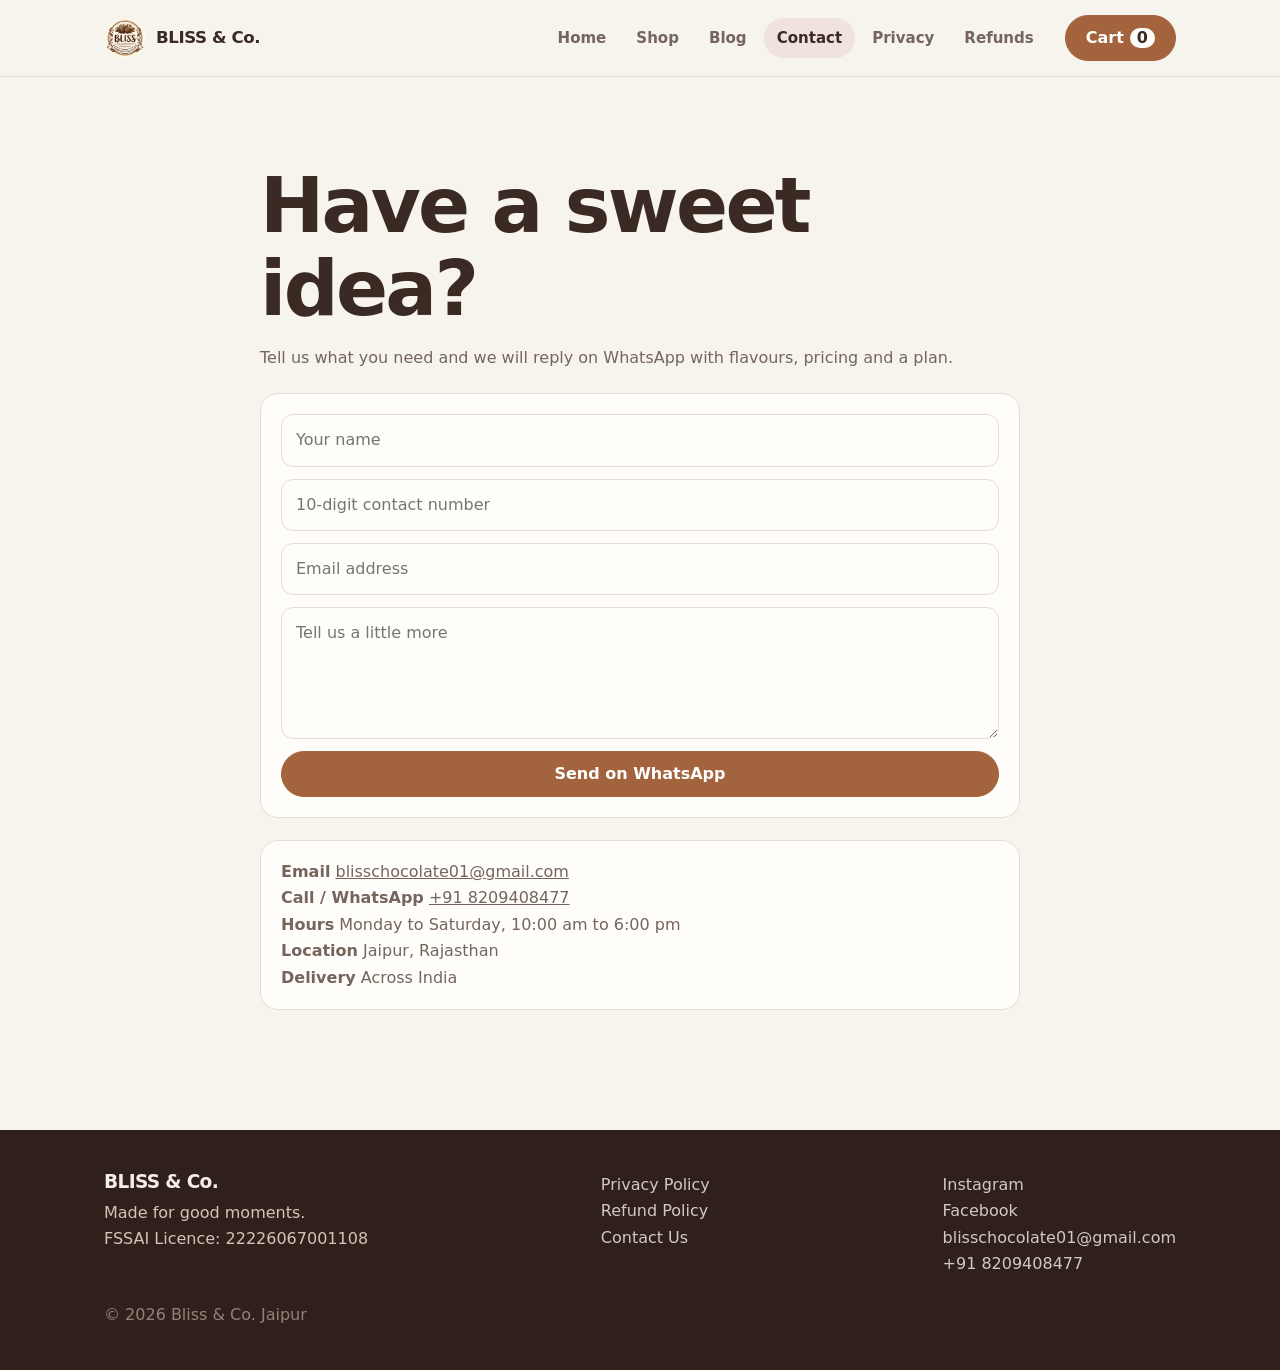
<file: contact.html>
<!doctype html>
<html lang="en">
<head>
  <meta charset="utf-8">
  <meta name="viewport" content="width=device-width,initial-scale=1">

  <title>Contact Bliss Chocolate Jaipur | Custom Gift Enquiry</title>

  <meta name="description" content="Contact Bliss &amp; Co. in Jaipur for customised chocolates, personalised gift boxes and celebration hampers. Delivery across India. Call or WhatsApp +91 8209408477.">

  <link rel="canonical" href="https://www.blisschocolate.in/contact.html">

  <link rel="icon" href="favicon.ico" sizes="any">
  <link rel="icon" type="image/png" sizes="32x32" href="favicon.png">
  <link rel="apple-touch-icon" href="apple-touch-icon.png">

  <meta name="theme-color" content="#f7f3ed">

  <meta property="og:type" content="website">
  <meta property="og:locale" content="en_IN">
  <meta property="og:site_name" content="Bliss Chocolate Jaipur">
  <meta property="og:title" content="Contact Bliss Chocolate Jaipur | Custom Gift Enquiry">
  <meta property="og:description" content="Ask Bliss &amp; Co. Jaipur about customised chocolates and personalised gift boxes.">
  <meta property="og:url" content="https://www.blisschocolate.in/contact.html">
  <meta property="og:image" content="https://www.blisschocolate.in/first-optimized.jpg">
  <meta property="og:image:alt" content="Chocolate gifts from Bliss &amp; Co. Jaipur">

  <meta name="twitter:card" content="summary_large_image">

  <link rel="stylesheet" href="styles.css">
</head>

<body>

<main>
  <section>
    <div class="wrap contact-layout">

      <div class="contact-intro">
        <h1>Have a sweet idea?</h1>
        <p>Tell us what you need and we will reply on WhatsApp with flavours, pricing and a plan.</p>
      </div>

      <form id="enq" class="box">

        <input
          name="n"
          placeholder="Your name"
          autocomplete="name"
          required
        >

        <input
          name="p"
          type="tel"
          inputmode="numeric"
          placeholder="10-digit contact number"
          pattern="[0-9]{10}"
          maxlength="10"
          required
        >

        <input
          name="e"
          type="email"
          placeholder="Email address"
          autocomplete="email"
          required
        >

        <textarea
          name="m"
          rows="4"
          placeholder="Tell us a little more"
        ></textarea>

        <button class="btn pink">Send on WhatsApp</button>

      </form>

      <div class="contact-info">
        <p>
          <b>Email</b>
          <a href="mailto:blisschocolate01@gmail.com">blisschocolate01@gmail.com</a>
          <br>

          <b>Call / WhatsApp</b>
          <a href="tel:+918209408477">+91 8209408477</a>
          <br>

          <b>Hours</b>
          Monday to Saturday, 10:00 am to 6:00 pm
          <br>

          <b>Location</b>
          Jaipur, Rajasthan
          <br>

          <b>Delivery</b>
          Across India
        </p>
      </div>

    </div>
  </section>
</main>

<script src="app.js"></script>

</body>
</html>
</file>
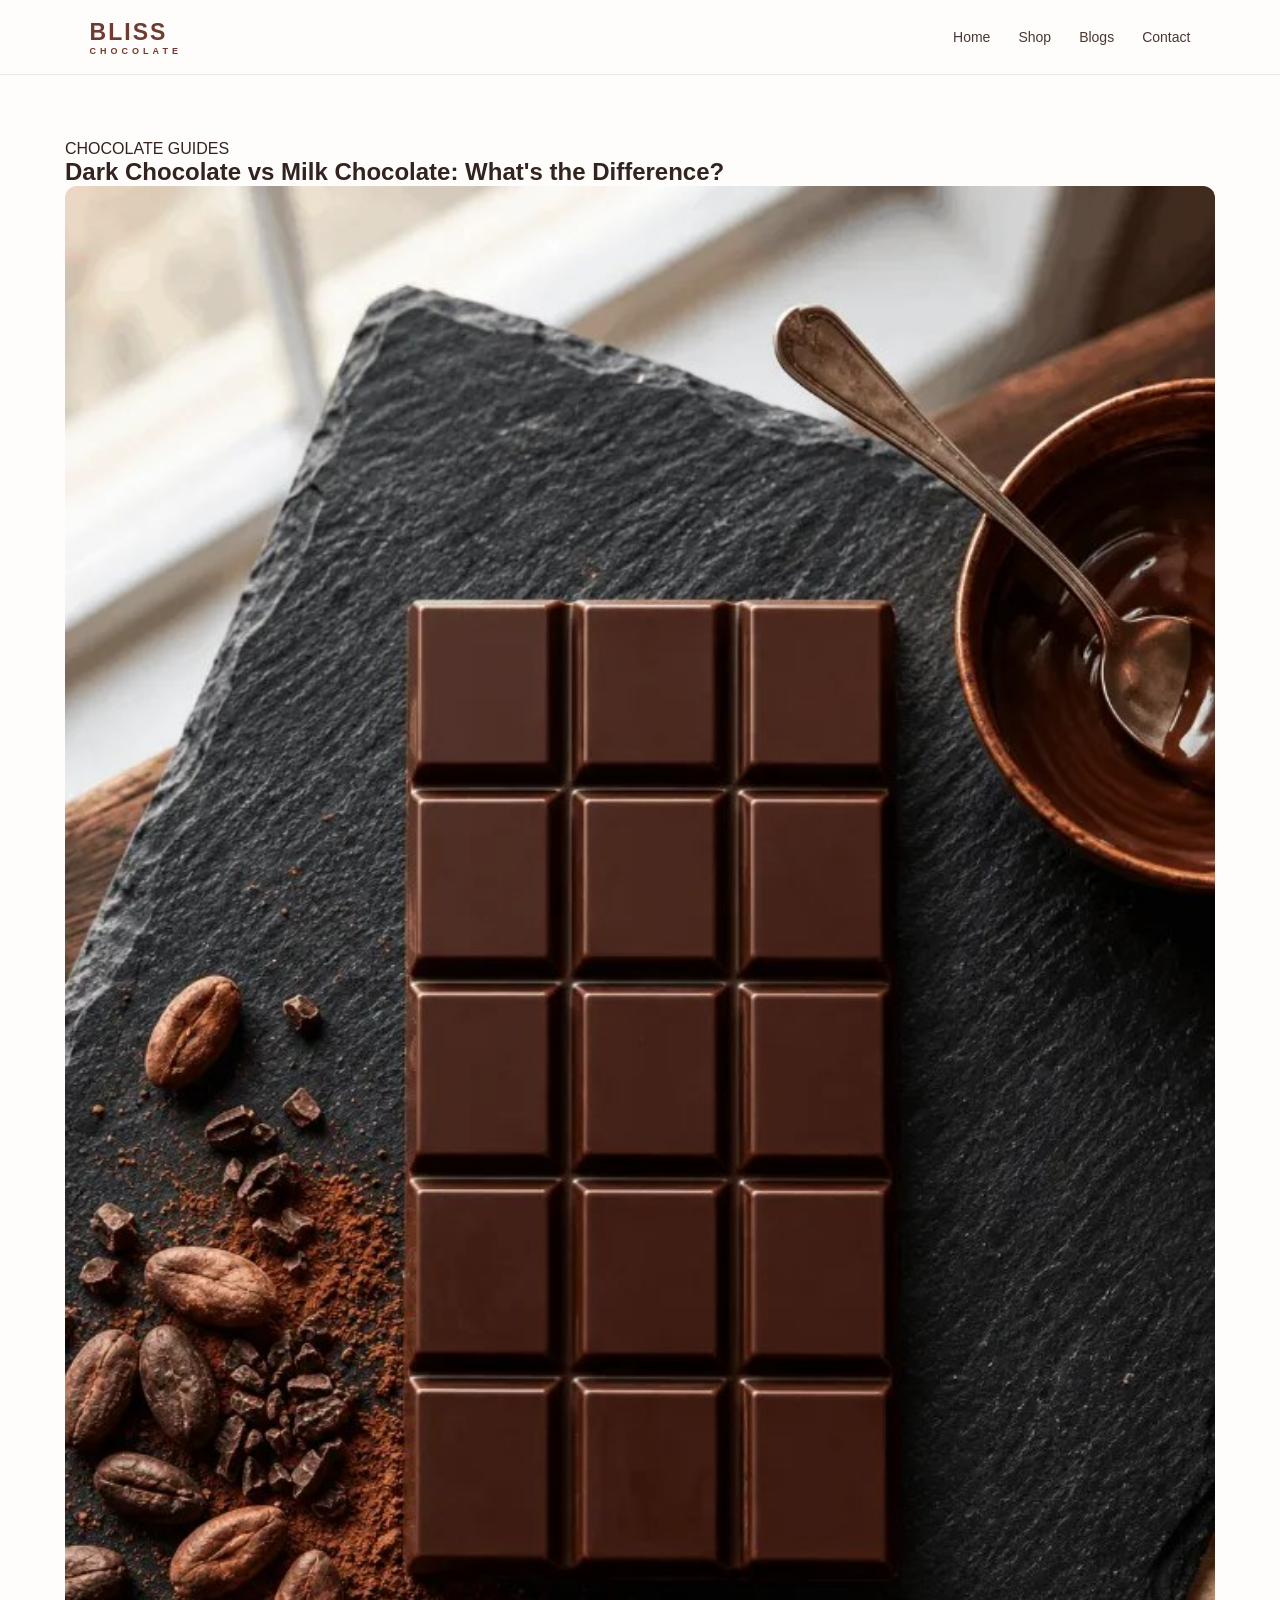
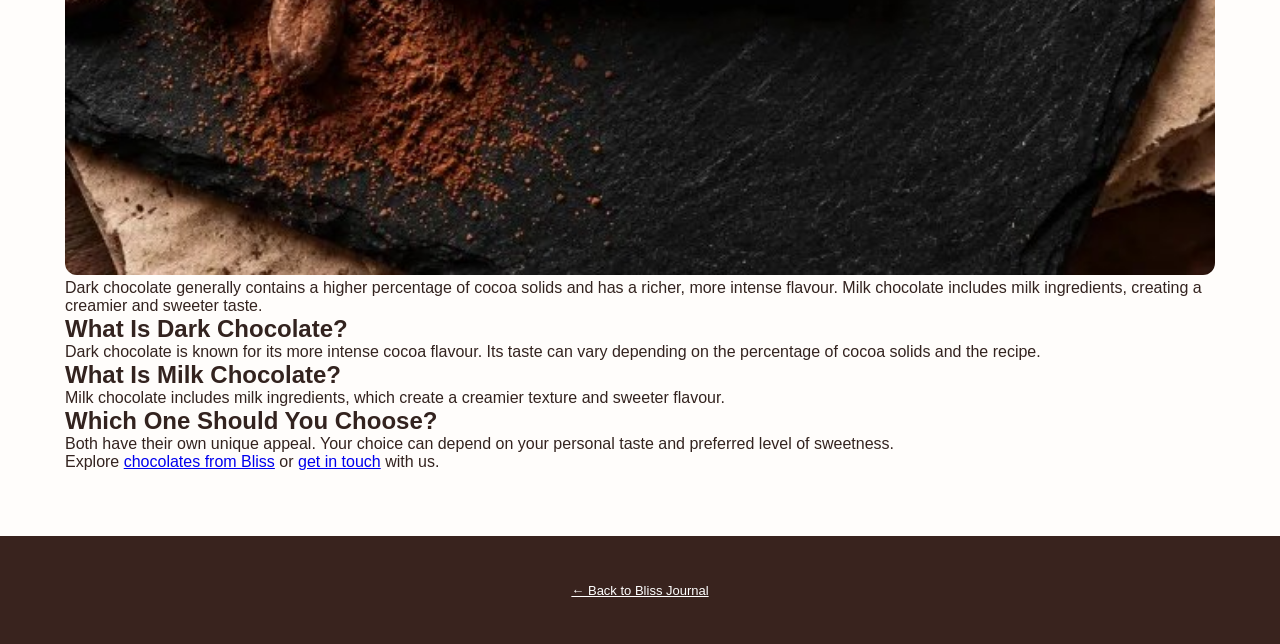
<file: dark-vs-milk-chocolate.html>
<!DOCTYPE html>
<html lang="en">
<head>
<meta charset="UTF-8">
<meta name="viewport" content="width=device-width, initial-scale=1">
<title>Dark Chocolate vs Milk Chocolate: What's the Difference? | Bliss</title>
<meta name="description" content="Explore the differences between dark and milk chocolate, including cocoa content, ingredients, flavour and texture.">
<link rel="canonical" href="https://www.blisschocolate.in/dark-vs-milk-chocolate.html">
<meta property="og:type" content="article">
<meta property="og:title" content="Dark Chocolate vs Milk Chocolate">
<meta property="og:description" content="Explore the differences between dark and milk chocolate.">
<meta property="og:image" content="https://www.blisschocolate.in/1.jpg">
<meta property="og:url" content="https://www.blisschocolate.in/dark-vs-milk-chocolate.html">
<meta name="twitter:card" content="summary_large_image">
<link rel="stylesheet" href="blog.css">
<script type="application/ld+json">
{
 "@context":"https://schema.org",
 "@type":"Article",
 "headline":"Dark Chocolate vs Milk Chocolate: What's the Difference?",
 "description":"Explore the differences between dark and milk chocolate, their flavours and ingredients.",
 "image":"https://www.blisschocolate.in/1.jpg",
 "author":{"@type":"Organization","name":"Bliss & Co."},
 "publisher":{"@type":"Organization","name":"Bliss & Co."},
 "mainEntityOfPage":"https://www.blisschocolate.in/dark-vs-milk-chocolate.html"
}
</script>
</head>
<body>
<header class="header">
<a href="index.html" class="logo">BLISS <span>CHOCOLATE</span></a>
<nav><a href="index.html">Home</a><a href="shop.html">Shop</a><a href="blog.html">Blogs</a><a href="contact.html">Contact</a></nav>
</header>
<main class="container">
<article>
<p>CHOCOLATE GUIDES</p>
<h1>Dark Chocolate vs Milk Chocolate: What's the Difference?</h1>
<img src="1.jpg" alt="Chocolate selection from Bliss Chocolate" style="width:100%;height:auto;border-radius:12px;">
<p>Dark chocolate generally contains a higher percentage of cocoa solids and has a richer, more intense flavour. Milk chocolate includes milk ingredients, creating a creamier and sweeter taste.</p>
<h2>What Is Dark Chocolate?</h2>
<p>Dark chocolate is known for its more intense cocoa flavour. Its taste can vary depending on the percentage of cocoa solids and the recipe.</p>
<h2>What Is Milk Chocolate?</h2>
<p>Milk chocolate includes milk ingredients, which create a creamier texture and sweeter flavour.</p>
<h2>Which One Should You Choose?</h2>
<p>Both have their own unique appeal. Your choice can depend on your personal taste and preferred level of sweetness.</p>
<p>Explore <a href="shop.html">chocolates from Bliss</a> or <a href="contact.html">get in touch</a> with us.</p>
</article>
</main>
<footer><a href="blog.html">← Back to Bliss Journal</a></footer>
</body>
</html>
</file>
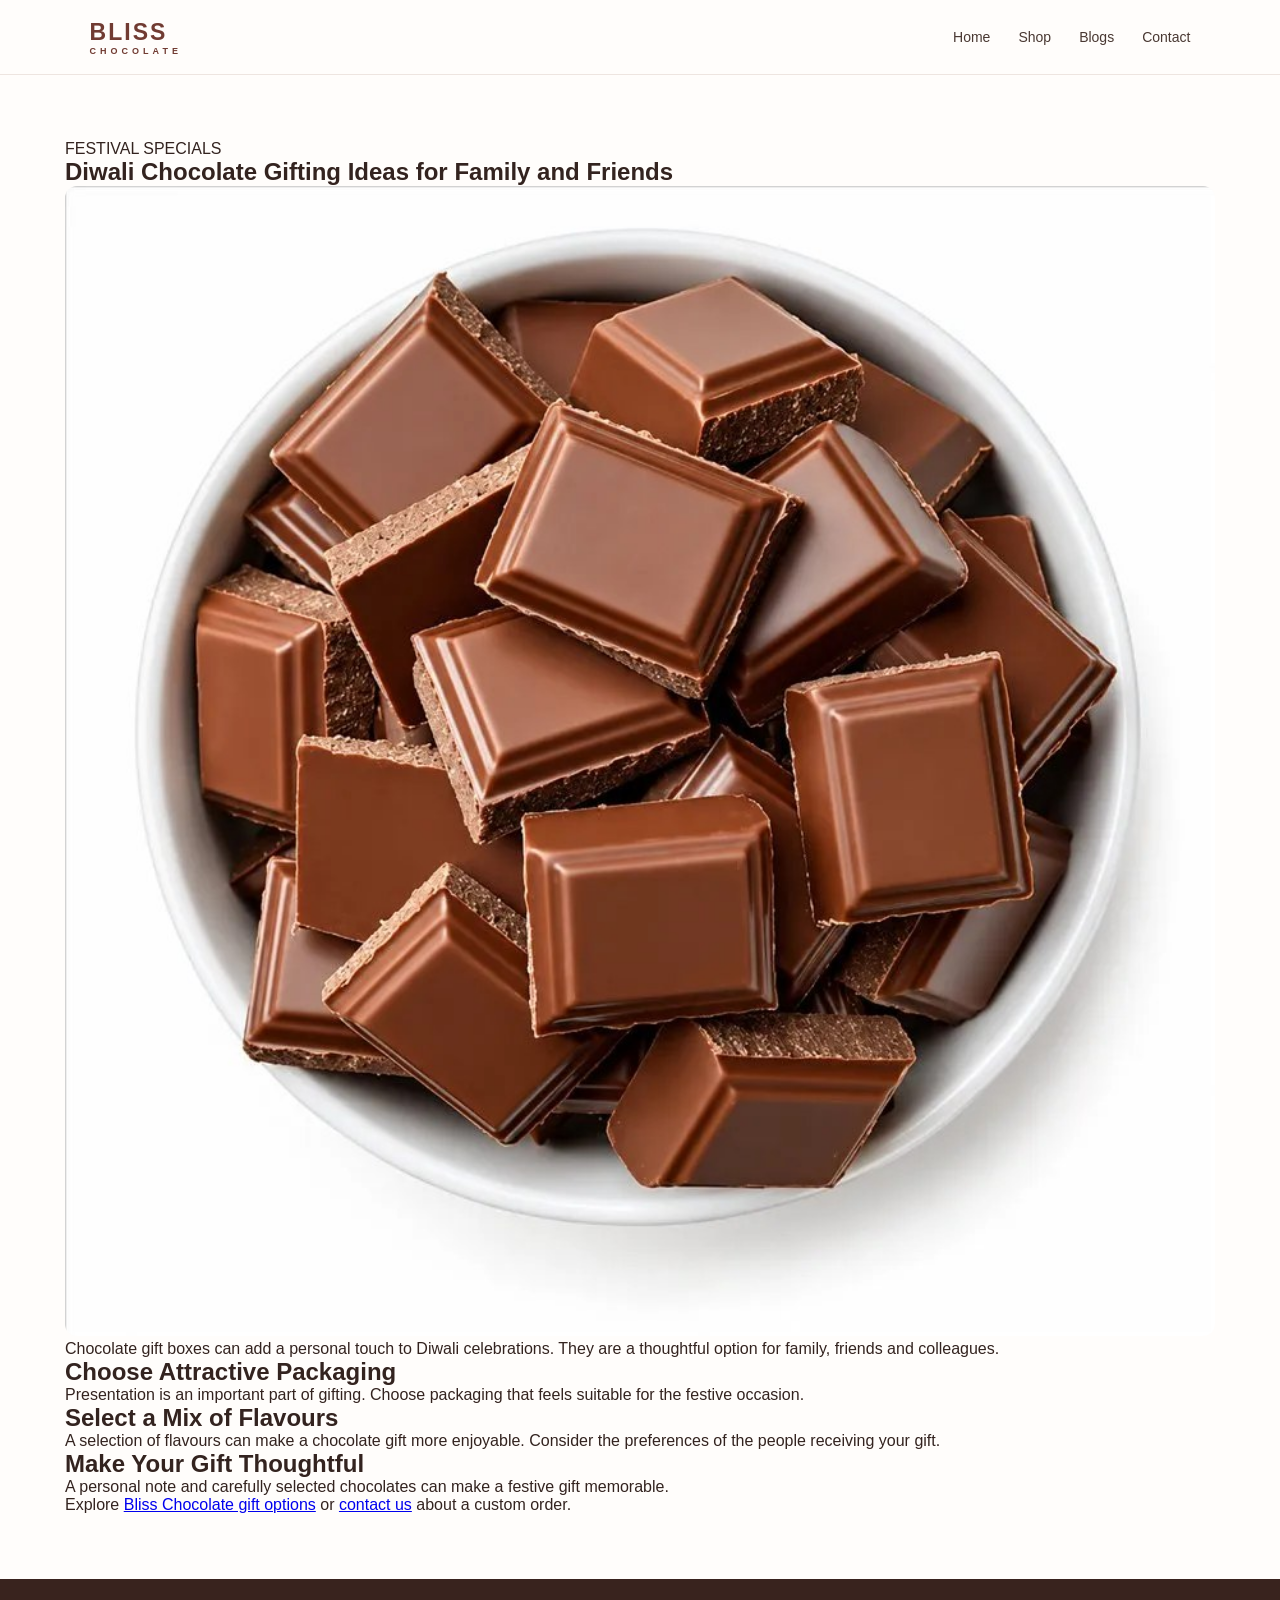
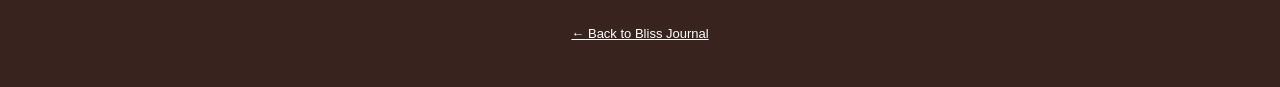
<file: diwali-chocolate-gifting.html>
<!DOCTYPE html>
<html lang="en">
<head>
<meta charset="UTF-8">
<meta name="viewport" content="width=device-width, initial-scale=1">
<title>Diwali Chocolate Gifting Ideas for Family and Friends | Bliss</title>
<meta name="description" content="Add a sweet touch to Diwali celebrations with thoughtful chocolate gift boxes for family, friends and colleagues.">
<link rel="canonical" href="https://www.blisschocolate.in/diwali-chocolate-gifting.html">
<meta property="og:type" content="article">
<meta property="og:title" content="Diwali Chocolate Gifting Ideas for Family and Friends">
<meta property="og:description" content="Explore chocolate gifting ideas for Diwali celebrations.">
<meta property="og:image" content="https://www.blisschocolate.in/first-optimized.jpg">
<meta property="og:url" content="https://www.blisschocolate.in/diwali-chocolate-gifting.html">
<meta name="twitter:card" content="summary_large_image">
<link rel="stylesheet" href="blog.css">
<script type="application/ld+json">
{
 "@context":"https://schema.org",
 "@type":"Article",
 "headline":"Diwali Chocolate Gifting Ideas for Family and Friends",
 "description":"Add a sweet touch to Diwali celebrations with beautifully presented chocolate gifts.",
 "image":"https://www.blisschocolate.in/first-optimized.jpg",
 "author":{"@type":"Organization","name":"Bliss & Co."},
 "publisher":{"@type":"Organization","name":"Bliss & Co."},
 "mainEntityOfPage":"https://www.blisschocolate.in/diwali-chocolate-gifting.html"
}
</script>
</head>
<body>
<header class="header">
<a href="index.html" class="logo">BLISS <span>CHOCOLATE</span></a>
<nav><a href="index.html">Home</a><a href="shop.html">Shop</a><a href="blog.html">Blogs</a><a href="contact.html">Contact</a></nav>
</header>
<main class="container">
<article>
<p>FESTIVAL SPECIALS</p>
<h1>Diwali Chocolate Gifting Ideas for Family and Friends</h1>
<img src="first-optimized.jpg" alt="Chocolate gift box for festive celebrations" style="width:100%;height:auto;border-radius:12px;">
<p>Chocolate gift boxes can add a personal touch to Diwali celebrations. They are a thoughtful option for family, friends and colleagues.</p>
<h2>Choose Attractive Packaging</h2>
<p>Presentation is an important part of gifting. Choose packaging that feels suitable for the festive occasion.</p>
<h2>Select a Mix of Flavours</h2>
<p>A selection of flavours can make a chocolate gift more enjoyable. Consider the preferences of the people receiving your gift.</p>
<h2>Make Your Gift Thoughtful</h2>
<p>A personal note and carefully selected chocolates can make a festive gift memorable.</p>
<p>Explore <a href="shop.html">Bliss Chocolate gift options</a> or <a href="contact.html">contact us</a> about a custom order.</p>
</article>
</main>
<footer><a href="blog.html">← Back to Bliss Journal</a></footer>
</body>
</html>
</file>
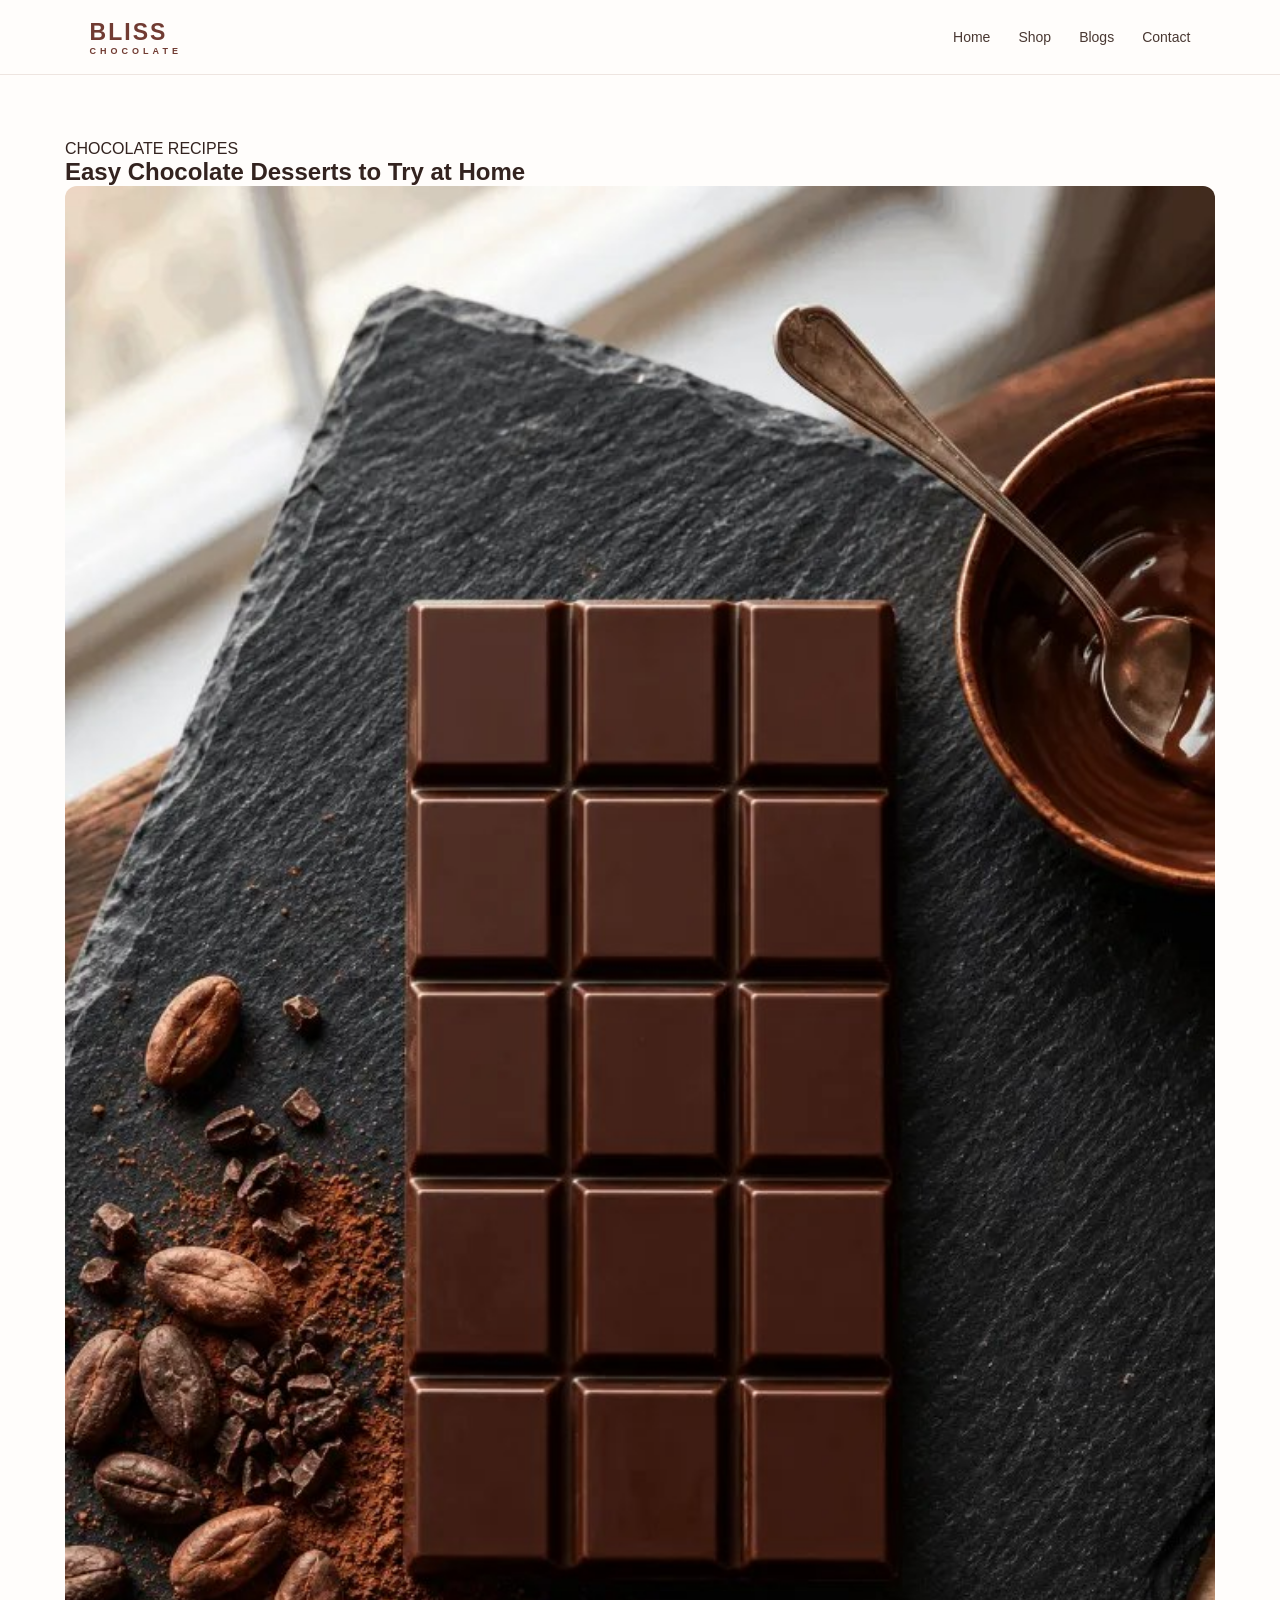
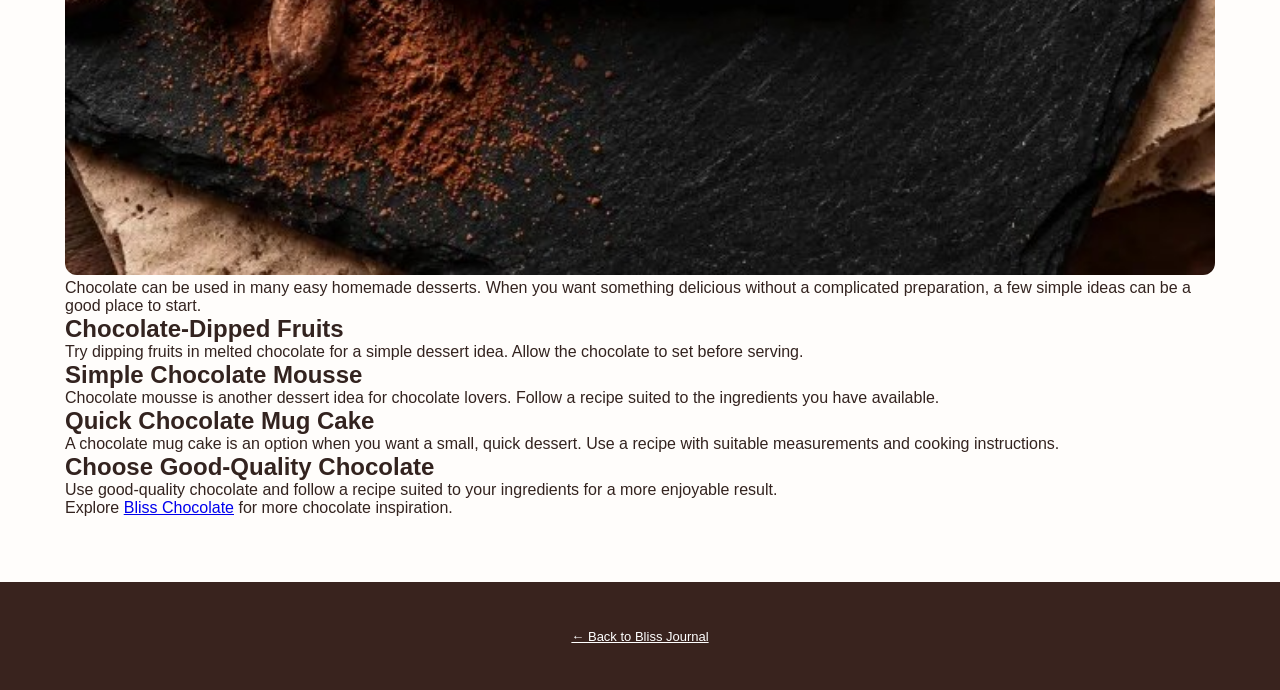
<file: easy-chocolate-desserts.html>
<!DOCTYPE html>
<html lang="en">
<head>
<meta charset="UTF-8">
<meta name="viewport" content="width=device-width, initial-scale=1">
<title>Easy Chocolate Desserts to Try at Home | Bliss</title>
<meta name="description" content="Discover simple chocolate dessert ideas, including chocolate-dipped fruits, chocolate mousse and a quick chocolate mug cake.">
<link rel="canonical" href="https://www.blisschocolate.in/easy-chocolate-desserts.html">
<meta property="og:type" content="article">
<meta property="og:title" content="Easy Chocolate Desserts to Try at Home">
<meta property="og:description" content="Try simple chocolate dessert ideas when you want something delicious and easy to prepare.">
<meta property="og:image" content="https://www.blisschocolate.in/1.jpg">
<meta property="og:url" content="https://www.blisschocolate.in/easy-chocolate-desserts.html">
<meta name="twitter:card" content="summary_large_image">
<link rel="stylesheet" href="blog.css">
<script type="application/ld+json">
{
 "@context":"https://schema.org",
 "@type":"Article",
 "headline":"Easy Chocolate Desserts to Try at Home",
 "description":"Try simple chocolate dessert ideas when you want something delicious and easy to prepare.",
 "image":"https://www.blisschocolate.in/1.jpg",
 "author":{"@type":"Organization","name":"Bliss & Co."},
 "publisher":{"@type":"Organization","name":"Bliss & Co."},
 "mainEntityOfPage":"https://www.blisschocolate.in/easy-chocolate-desserts.html"
}
</script>
</head>
<body>
<header class="header">
<a href="index.html" class="logo">BLISS <span>CHOCOLATE</span></a>
<nav><a href="index.html">Home</a><a href="shop.html">Shop</a><a href="blog.html">Blogs</a><a href="contact.html">Contact</a></nav>
</header>
<main class="container">
<article>
<p>CHOCOLATE RECIPES</p>
<h1>Easy Chocolate Desserts to Try at Home</h1>
<img src="1.jpg" alt="Chocolate from Bliss Chocolate for dessert inspiration" style="width:100%;height:auto;border-radius:12px;">
<p>Chocolate can be used in many easy homemade desserts. When you want something delicious without a complicated preparation, a few simple ideas can be a good place to start.</p>
<h2>Chocolate-Dipped Fruits</h2>
<p>Try dipping fruits in melted chocolate for a simple dessert idea. Allow the chocolate to set before serving.</p>
<h2>Simple Chocolate Mousse</h2>
<p>Chocolate mousse is another dessert idea for chocolate lovers. Follow a recipe suited to the ingredients you have available.</p>
<h2>Quick Chocolate Mug Cake</h2>
<p>A chocolate mug cake is an option when you want a small, quick dessert. Use a recipe with suitable measurements and cooking instructions.</p>
<h2>Choose Good-Quality Chocolate</h2>
<p>Use good-quality chocolate and follow a recipe suited to your ingredients for a more enjoyable result.</p>
<p>Explore <a href="shop.html">Bliss Chocolate</a> for more chocolate inspiration.</p>
</article>
</main>
<footer><a href="blog.html">← Back to Bliss Journal</a></footer>
</body>
</html>
</file>
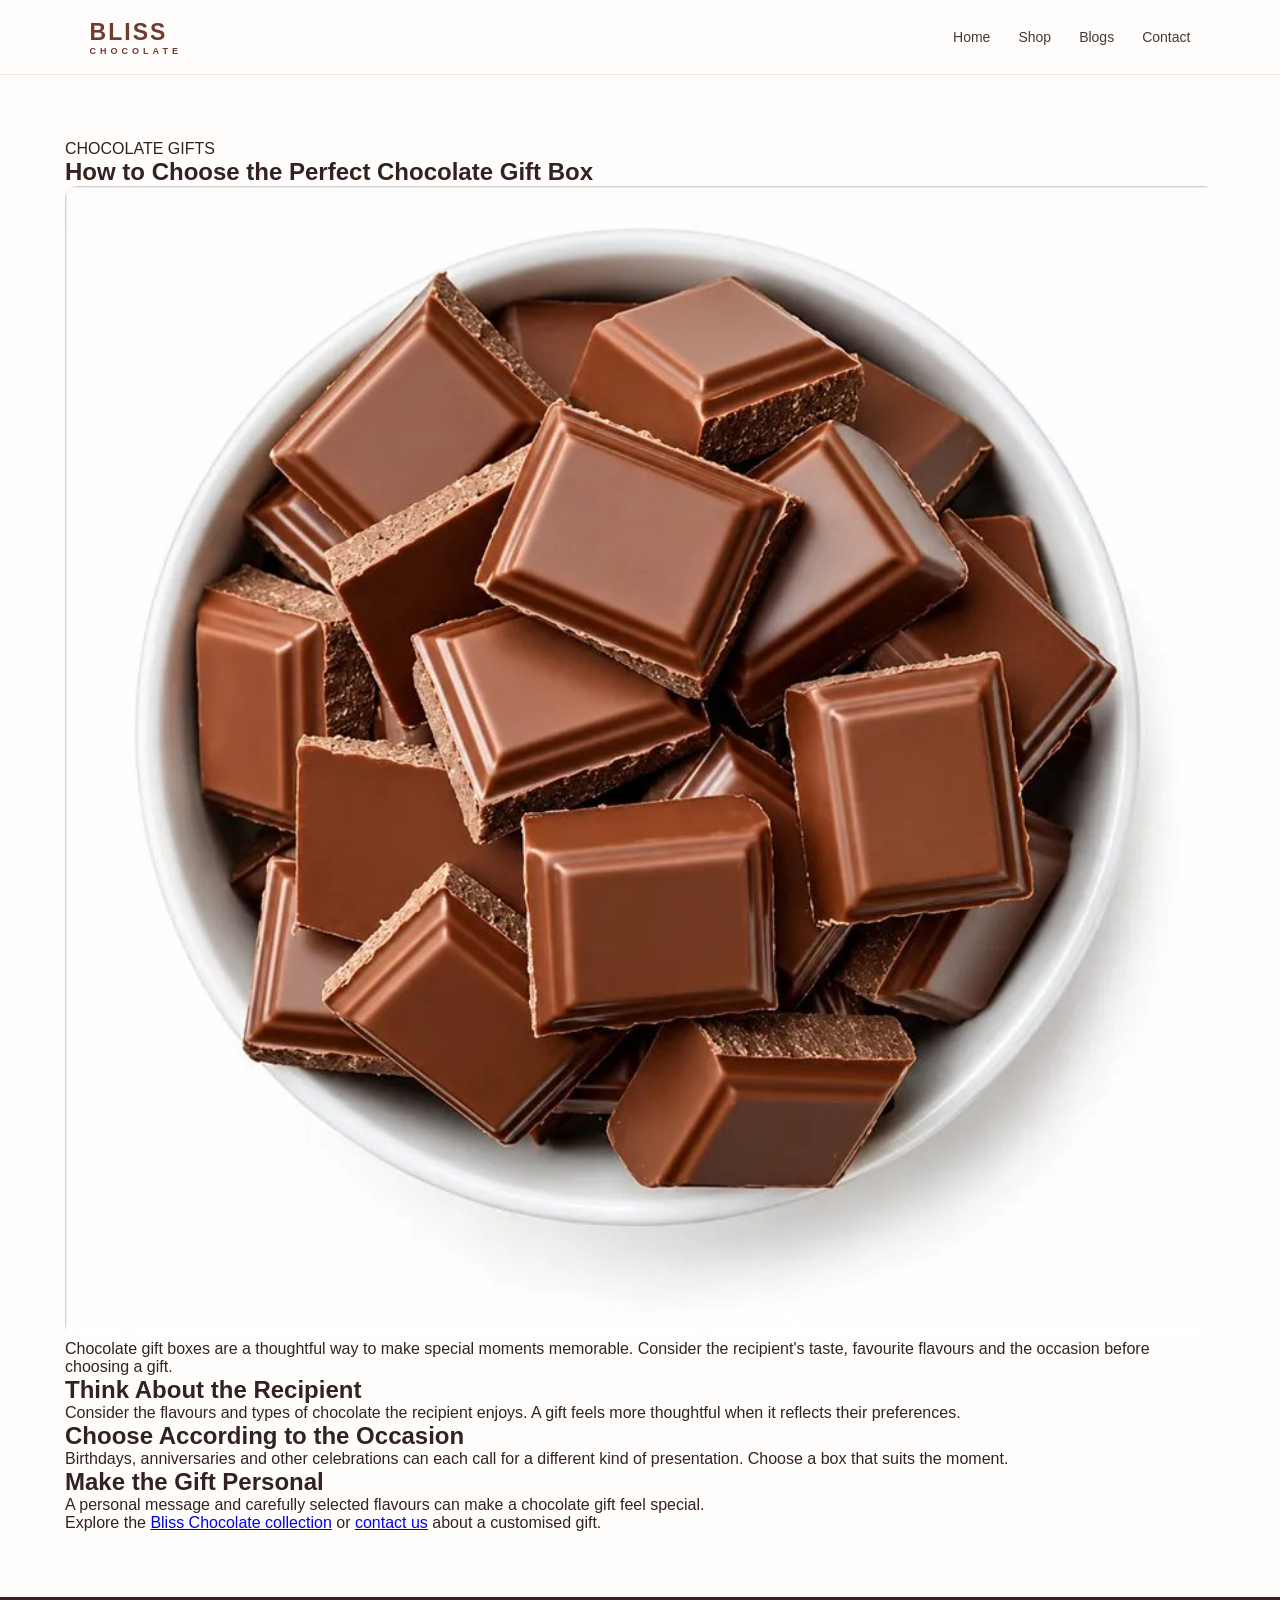
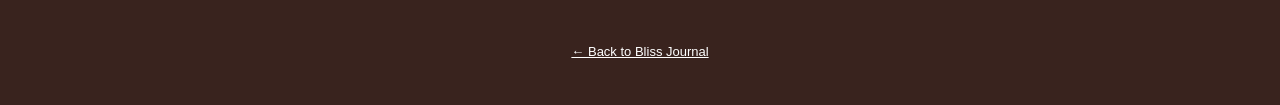
<file: perfect-chocolate-gift-box.html>
<!DOCTYPE html>
<html lang="en">
<head>
<meta charset="UTF-8">
<meta name="viewport" content="width=device-width, initial-scale=1">
<title>How to Choose the Perfect Chocolate Gift Box | Bliss</title>
<meta name="description" content="Discover how to choose a thoughtful chocolate gift box for birthdays, anniversaries and special occasions with Bliss Chocolate.">
<link rel="canonical" href="https://www.blisschocolate.in/perfect-chocolate-gift-box.html">
<meta property="og:type" content="article">
<meta property="og:title" content="How to Choose the Perfect Chocolate Gift Box">
<meta property="og:description" content="Discover how to choose a thoughtful chocolate gift box for special occasions.">
<meta property="og:image" content="https://www.blisschocolate.in/first-optimized.jpg">
<meta property="og:url" content="https://www.blisschocolate.in/perfect-chocolate-gift-box.html">
<meta name="twitter:card" content="summary_large_image">
<link rel="stylesheet" href="blog.css">
<script type="application/ld+json">
{
 "@context":"https://schema.org",
 "@type":"Article",
 "headline":"How to Choose the Perfect Chocolate Gift Box",
 "description":"Discover how to choose a thoughtful chocolate gift box for birthdays, anniversaries and special occasions.",
 "image":"https://www.blisschocolate.in/first-optimized.jpg",
 "author":{"@type":"Organization","name":"Bliss & Co."},
 "publisher":{"@type":"Organization","name":"Bliss & Co.","url":"https://www.blisschocolate.in/"},
 "mainEntityOfPage":"https://www.blisschocolate.in/perfect-chocolate-gift-box.html"
}
</script>
</head>
<body>
<header class="header">
<a href="index.html" class="logo">BLISS <span>CHOCOLATE</span></a>
<nav><a href="index.html">Home</a><a href="shop.html">Shop</a><a href="blog.html">Blogs</a><a href="contact.html">Contact</a></nav>
</header>
<main class="container">
<article>
<p>CHOCOLATE GIFTS</p>
<h1>How to Choose the Perfect Chocolate Gift Box</h1>
<img src="first-optimized.jpg" alt="Chocolate gift box from Bliss Chocolate" style="width:100%;height:auto;border-radius:12px;">
<p>Chocolate gift boxes are a thoughtful way to make special moments memorable. Consider the recipient's taste, favourite flavours and the occasion before choosing a gift.</p>
<h2>Think About the Recipient</h2>
<p>Consider the flavours and types of chocolate the recipient enjoys. A gift feels more thoughtful when it reflects their preferences.</p>
<h2>Choose According to the Occasion</h2>
<p>Birthdays, anniversaries and other celebrations can each call for a different kind of presentation. Choose a box that suits the moment.</p>
<h2>Make the Gift Personal</h2>
<p>A personal message and carefully selected flavours can make a chocolate gift feel special.</p>
<p>Explore the <a href="shop.html">Bliss Chocolate collection</a> or <a href="contact.html">contact us</a> about a customised gift.</p>
</article>
</main>
<footer><a href="blog.html">← Back to Bliss Journal</a></footer>
</body>
</html>
</file>
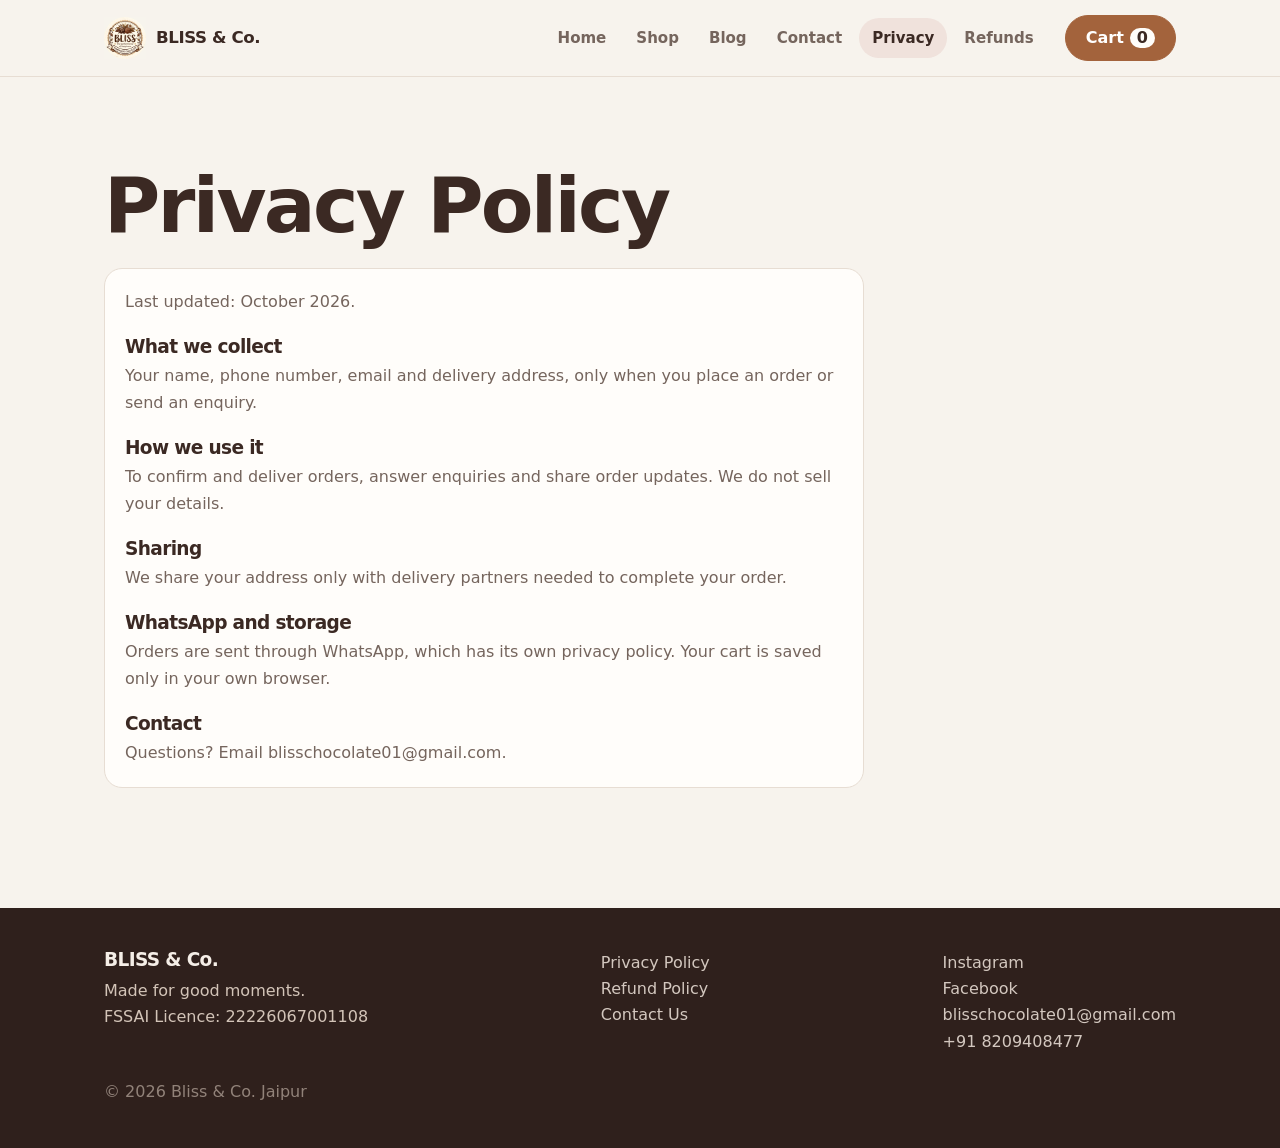
<file: privacy.html>
<!doctype html><html lang="en"><head><meta charset="utf-8"><meta name="viewport" content="width=device-width,initial-scale=1"><title>Privacy Policy | Bliss Chocolate Jaipur</title><meta name="description" content="Read how Bliss Chocolate Jaipur uses and protects information shared through order and customer enquiry forms."><link rel="canonical" href="https://www.blisschocolate.in/privacy.html"><link rel="icon" href="favicon.ico" sizes="any"><link rel="icon" type="image/png" sizes="32x32" href="favicon.png"><link rel="apple-touch-icon" href="apple-touch-icon.png"><meta name="theme-color" content="#f7f3ed"><meta property="og:type" content="website"><meta property="og:locale" content="en_IN"><meta property="og:site_name" content="Bliss Chocolate Jaipur"><meta property="og:title" content="Privacy Policy | Bliss Chocolate Jaipur"><meta property="og:description" content="Read how Bliss Chocolate Jaipur uses and protects information shared through order and enquiry forms."><meta property="og:url" content="https://www.blisschocolate.in/privacy.html"><meta property="og:image" content="https://www.blisschocolate.in/first-optimized.jpg"><meta name="twitter:card" content="summary"><link rel="stylesheet" href="styles.css"></head><body>
<main><section><div class="wrap"><h1>Privacy Policy</h1><div class="box" style="margin-top:20px"><p>Last updated: October 2026.</p><h3>What we collect</h3><p>Your name, phone number, email and delivery address, only when you place an order or send an enquiry.</p><h3>How we use it</h3><p>To confirm and deliver orders, answer enquiries and share order updates. We do not sell your details.</p><h3>Sharing</h3><p>We share your address only with delivery partners needed to complete your order.</p><h3>WhatsApp and storage</h3><p>Orders are sent through WhatsApp, which has its own privacy policy. Your cart is saved only in your own browser.</p><h3>Contact</h3><p>Questions? Email blisschocolate01@gmail.com.</p></div></div></section></main>
<script src="app.js"></script></body></html>
</file>
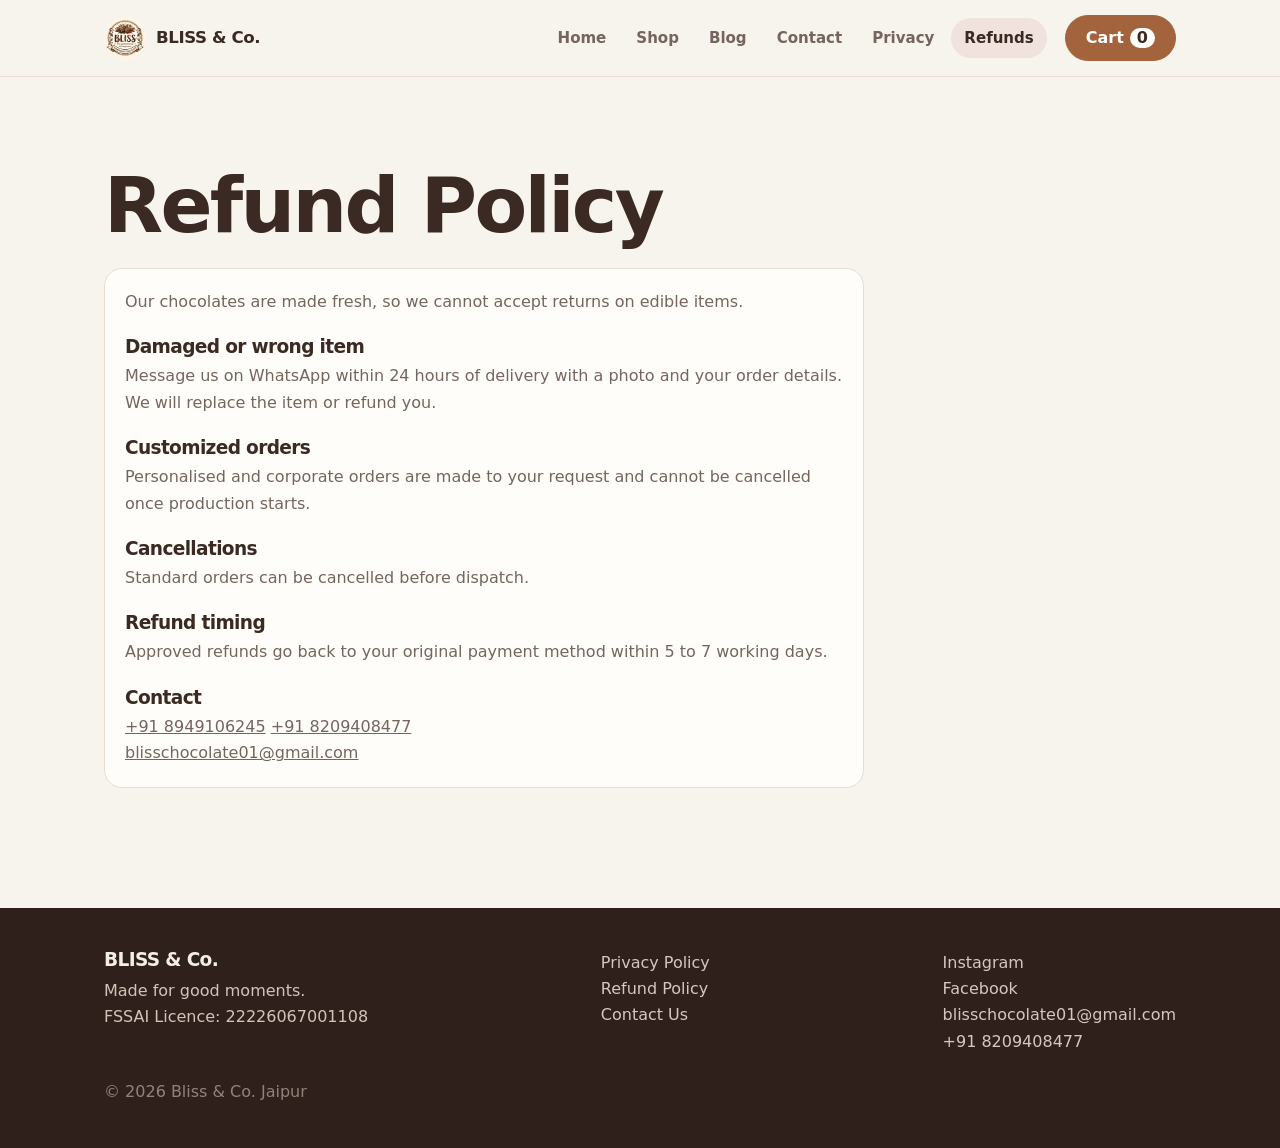
<file: refund.html>
<!doctype html>
<html lang="en">
<head>
<meta charset="utf-8">
<meta name="viewport" content="width=device-width,initial-scale=1">
<title>Refund &amp; Cancellation Policy | Bliss Chocolate Jaipur</title>
<meta name="description" content="Check the refund, replacement and cancellation policy for chocolate and customised gift orders from Bliss Chocolate Jaipur.">
<link rel="canonical" href="https://www.blisschocolate.in/refund.html">
<link rel="icon" href="favicon.ico" sizes="any">
<link rel="icon" type="image/png" sizes="32x32" href="favicon.png">
<link rel="apple-touch-icon" href="apple-touch-icon.png">
<meta name="theme-color" content="#f7f3ed">
<meta property="og:type" content="website">
<meta property="og:locale" content="en_IN">
<meta property="og:site_name" content="Bliss Chocolate Jaipur">
<meta property="og:title" content="Refund &amp; Cancellation Policy | Bliss Chocolate Jaipur">
<meta property="og:description" content="Check the refund, replacement and cancellation policy for Bliss Chocolate Jaipur orders.">
<meta property="og:url" content="https://www.blisschocolate.in/refund.html">
<meta property="og:image" content="https://www.blisschocolate.in/first-optimized.jpg">
<meta name="twitter:card" content="summary">
<link rel="stylesheet" href="styles.css">
</head>
<body>
<main>
<section>
<div class="wrap">
<h1>Refund Policy</h1>
<div class="box" style="margin-top:20px">
<p>Our chocolates are made fresh, so we cannot accept returns on edible items.</p>

<h3>Damaged or wrong item</h3>
<p>Message us on WhatsApp within 24 hours of delivery with a photo and your order details. We will replace the item or refund you.</p>

<h3>Customized orders</h3>
<p>Personalised and corporate orders are made to your request and cannot be cancelled once production starts.</p>

<h3>Cancellations</h3>
<p>Standard orders can be cancelled before dispatch.</p>

<h3>Refund timing</h3>
<p>Approved refunds go back to your original payment method within 5 to 7 working days.</p>

<h3>Contact</h3>
<p>
<a href="tel:+918949106245">+91 8949106245</a>
<a href="tel:+918209408477">+91 8209408477</a>
<br>
<a href="mailto:blisschocolate01@gmail.com">blisschocolate01@gmail.com</a>
</p>
</div>
</div>
</section>
</main>
<script src="app.js"></script>
</body>
</html>
</file>
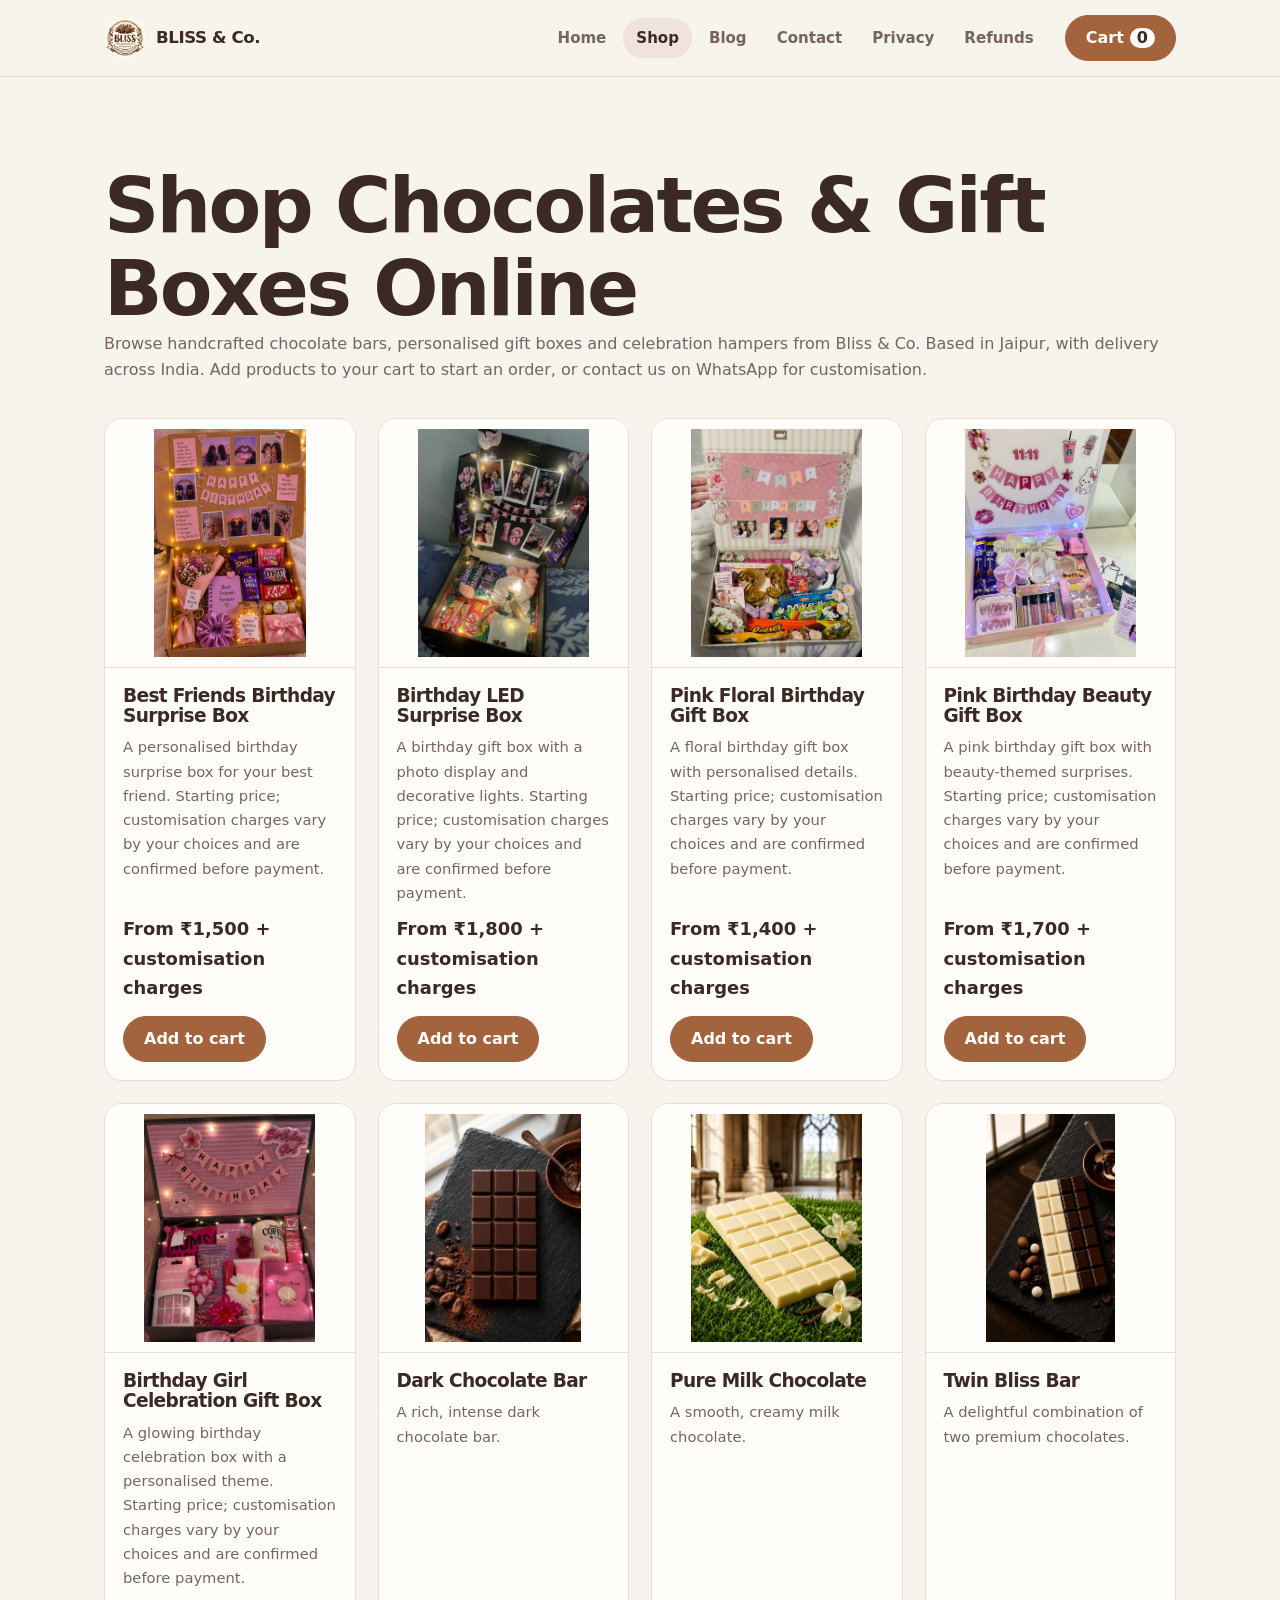
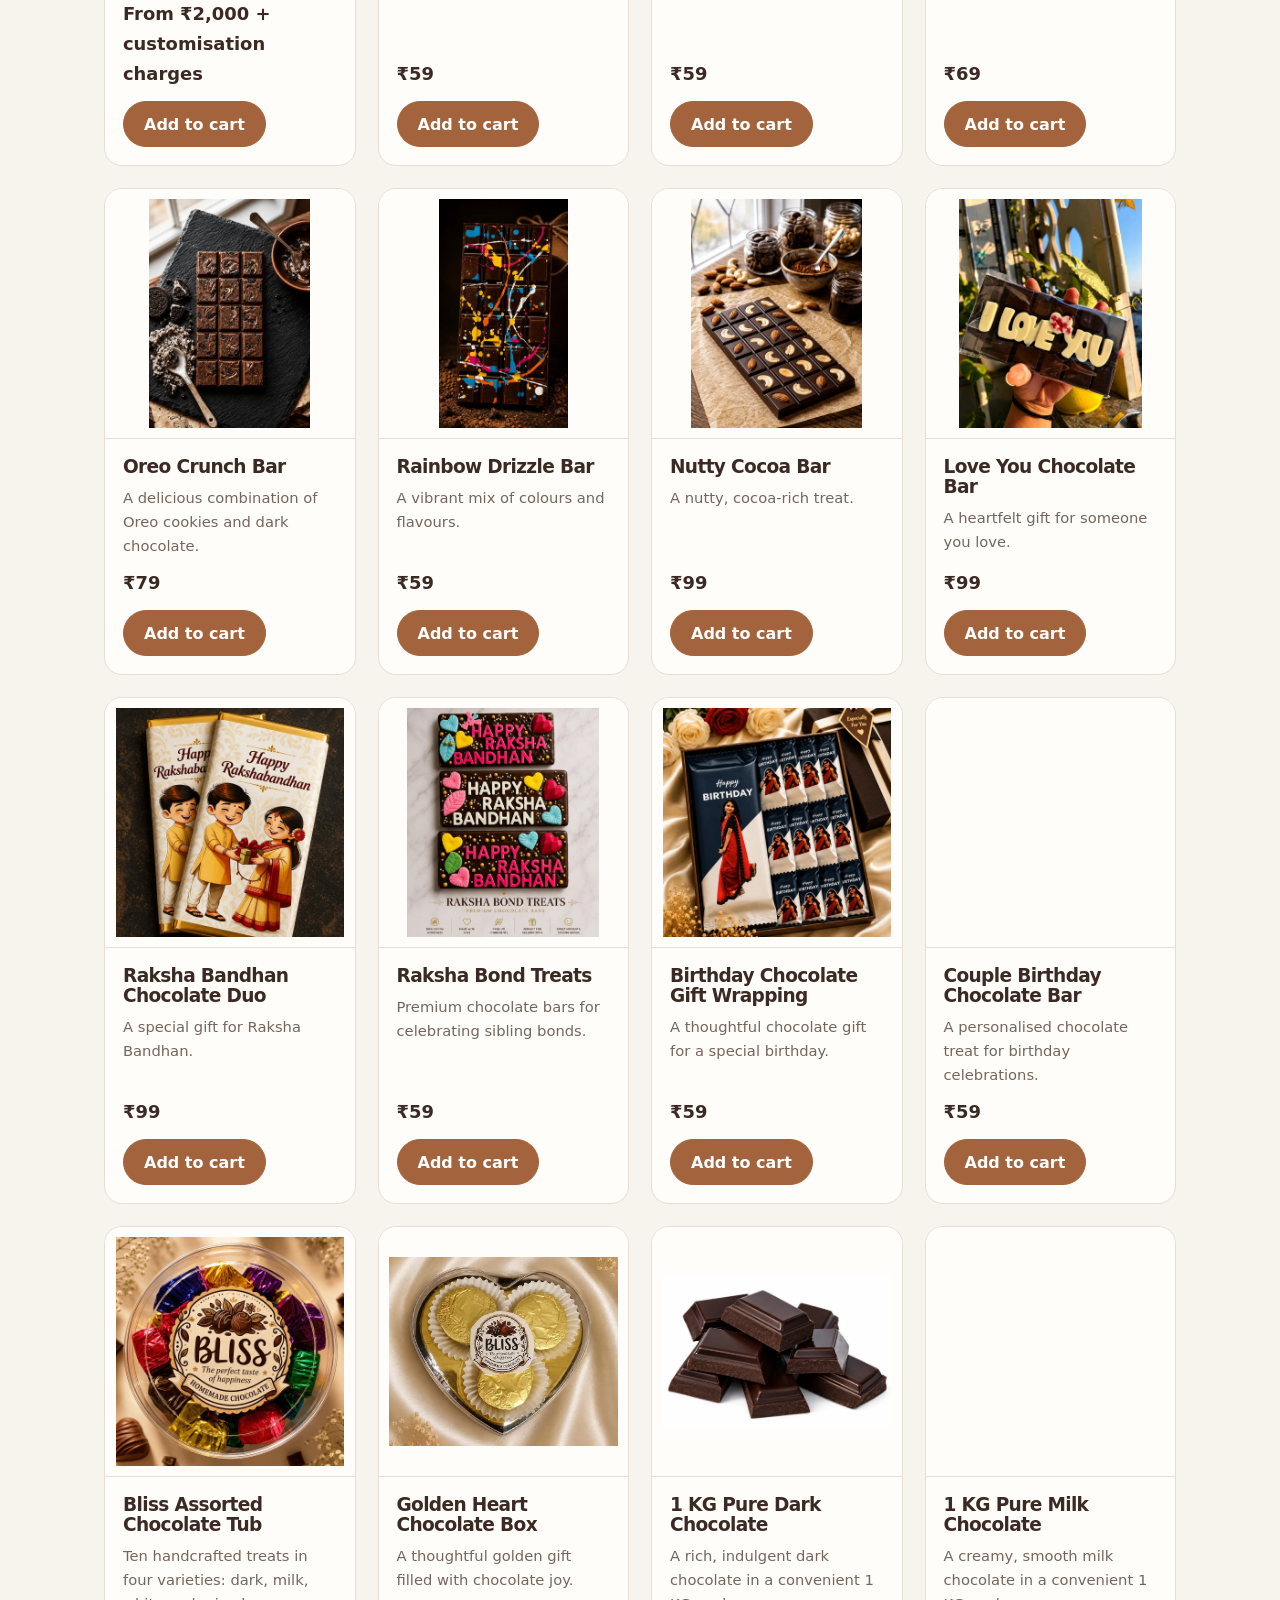
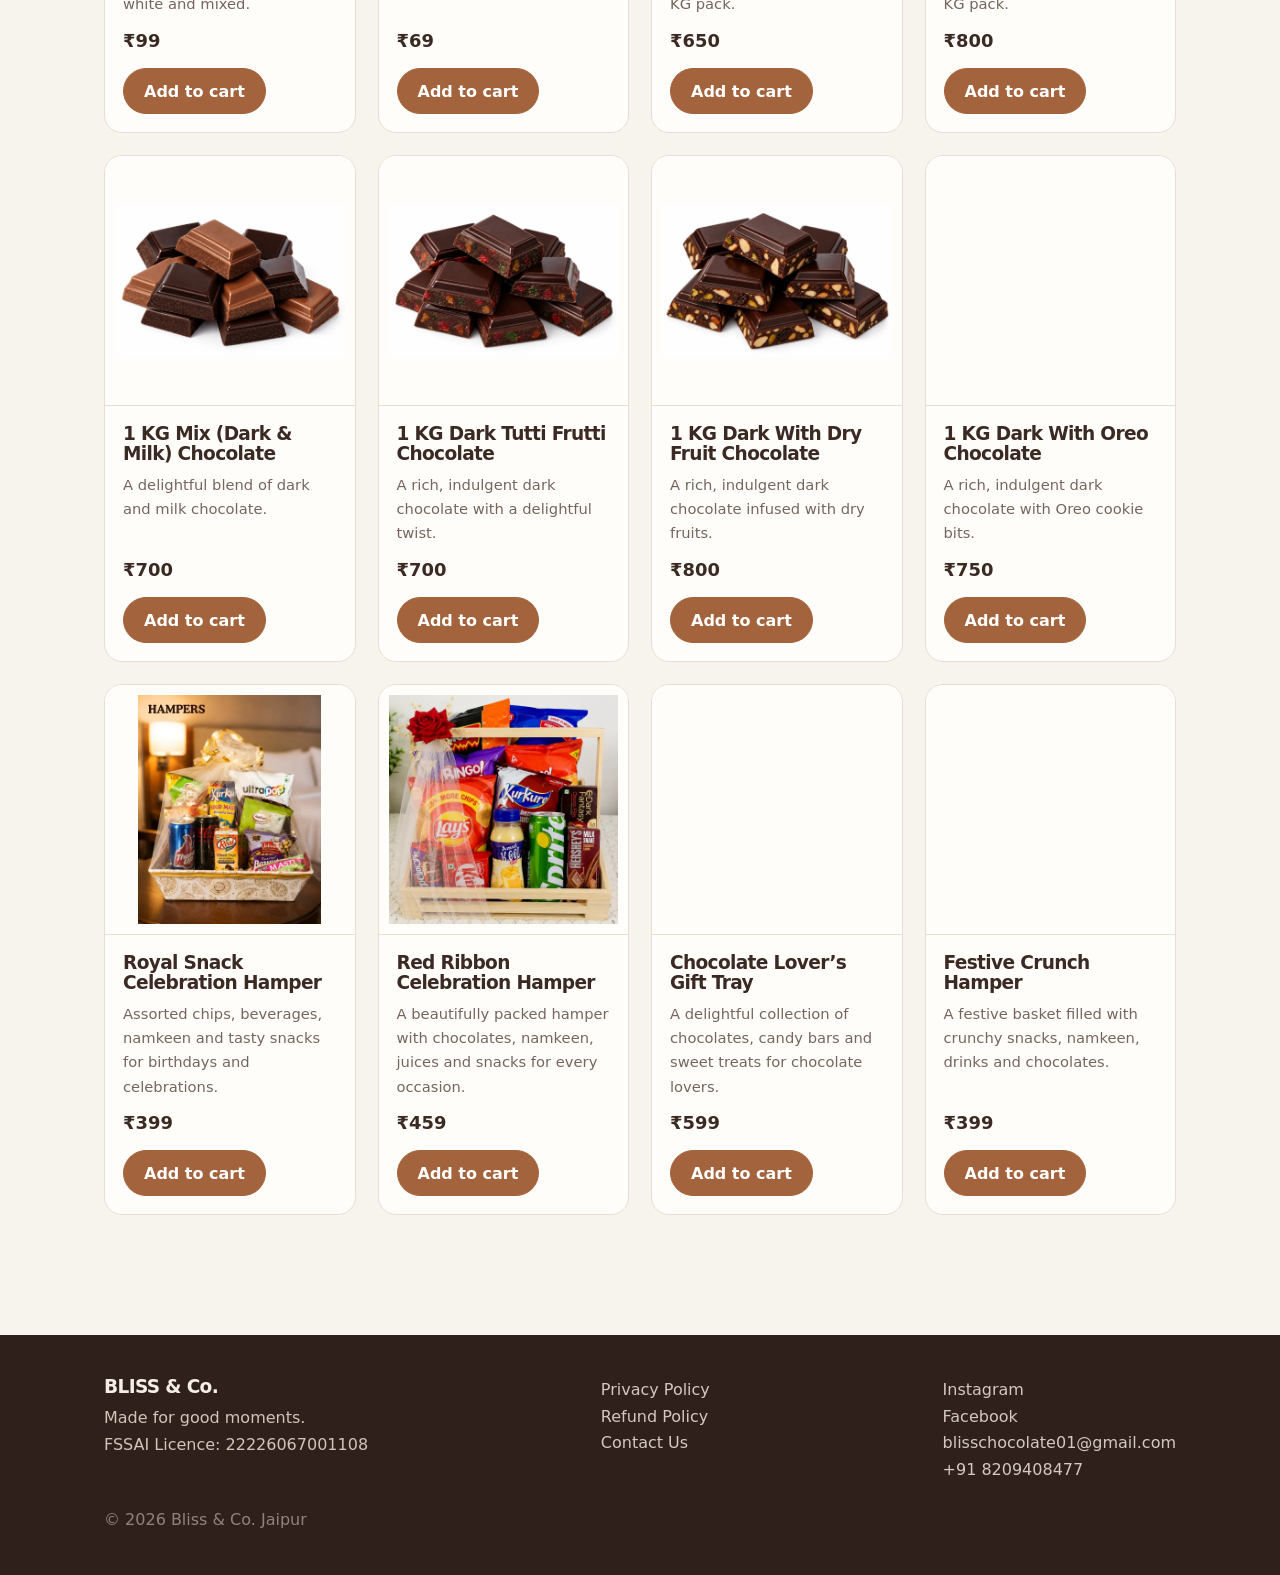
<file: shop.html>
<!doctype html>
<html lang="en">
<head>
  <meta charset="utf-8">
  <meta name="viewport" content="width=device-width,initial-scale=1">

  <title>Shop Chocolates &amp; Gift Hampers Online | Bliss &amp; Co.</title>

  <meta name="description" content="Shop handcrafted chocolate bars, personalised gift boxes and celebration hampers from Bliss &amp; Co., based in Jaipur with delivery across India. Order online or enquire on WhatsApp.">

  <link rel="canonical" href="https://www.blisschocolate.in/shop.html">

  <link rel="icon" href="favicon.ico" sizes="any">
  <link rel="icon" type="image/png" sizes="32x32" href="favicon.png">
  <link rel="apple-touch-icon" href="apple-touch-icon.png">

  <meta name="theme-color" content="#f7f3ed">

  <meta property="og:type" content="website">
  <meta property="og:locale" content="en_IN">
  <meta property="og:site_name" content="Bliss Chocolate Jaipur">
  <meta property="og:title" content="Shop Chocolates &amp; Gift Boxes in Jaipur | Bliss">
  <meta property="og:description" content="Browse chocolate bars, personalised birthday gift boxes and custom gifts from Bliss &amp; Co. in Jaipur.">
  <meta property="og:url" content="https://www.blisschocolate.in/shop.html">
  <meta property="og:image" content="https://www.blisschocolate.in/first-optimized.jpg">
  <meta property="og:image:alt" content="Chocolate gifts from Bliss &amp; Co. Jaipur">

  <meta name="twitter:card" content="summary_large_image">

  <link rel="stylesheet" href="styles.css">
</head>

<body>

<main>
  <section>
    <div class="wrap">

      <h1>Shop Chocolates &amp; Gift Boxes Online</h1>

      <p>
        Browse handcrafted chocolate bars, personalised gift boxes and
        celebration hampers from Bliss &amp; Co. Based in Jaipur, with
        delivery across India. Add products to your cart to start an
        order, or contact us on WhatsApp for customisation.
      </p>

      <div class="grid" id="grid"></div>

    </div>
  </section>
</main>

<script src="app.js"></script>

</body>
</html>
</file>
<file: styles.css>
:root {
  color-scheme: light;
  --cocoa: #3b2923;
  --cocoa-deep: #2f201c;
  --caramel: #a3633c;
  --caramel-dark: #875031;
  --rose: #bd8075;
  --rose-pale: #f0e2dc;
  --cream: #f7f3ed;
  --surface: #fffdfa;
  --line: #e7ddd3;
  --muted: #75655d;
  --white: #fff;
  --r: 18px;
}

* { box-sizing: border-box; margin: 0; }
html { scroll-behavior: smooth; }
body {
  background: var(--cream);
  color: var(--cocoa);
  font: 16px/1.65 system-ui, "Segoe UI", sans-serif;
  -webkit-font-smoothing: antialiased;
}
img { display: block; max-width: 100%; }
a { color: inherit; }
h1, h2, h3 { line-height: 1.08; letter-spacing: -.035em; font-weight: 800; }
h1 { font-size: clamp(2.8rem, 6vw, 5.3rem); }
h2 { font-size: clamp(2rem, 4vw, 3.2rem); }
h3 { font-size: 1.16rem; }
p { color: var(--muted); }
.wrap { width: min(1120px, 100%); margin: 0 auto; padding: 0 24px; }
section { padding: 88px 0; }

header {
  position: sticky;
  top: 0;
  z-index: 20;
  background: rgb(247 243 237 / 94%);
  border-bottom: 1px solid var(--line);
  backdrop-filter: blur(14px);
}
header .wrap { display: flex; align-items: center; gap: 18px; min-height: 76px; }
.logo { display: flex; align-items: center; gap: 10px; margin-right: auto; font-size: 1.04rem; font-weight: 800; text-decoration: none; letter-spacing: -.025em; }
.logo img { width: auto; height: 42px; }
nav { display: flex; align-items: center; gap: 4px; }
nav a { padding: 8px 13px; border-radius: 999px; color: var(--muted); font-size: .94rem; font-weight: 600; text-decoration: none; transition: background .18s, color .18s; }
nav a:hover, nav a.on { background: var(--rose-pale); color: var(--cocoa); }
.btn {
  display: inline-flex;
  min-height: 46px;
  align-items: center;
  justify-content: center;
  padding: 10px 20px;
  border: 1px solid var(--caramel);
  border-radius: 999px;
  background: var(--caramel);
  color: var(--white);
  font-size: 1rem;
  font-weight: 700;
  line-height: 1.2;
  font-family: inherit;
  text-decoration: none;
  cursor: pointer;
  transition: background .18s, border-color .18s, transform .18s;
}
.btn:hover { transform: translateY(-2px); background: var(--caramel-dark); border-color: var(--caramel-dark); }
.btn.secondary { background: transparent; color: var(--cocoa); border-color: var(--line); }
.btn.secondary:hover { background: var(--surface); border-color: var(--cocoa); }
#cartBtn { position: relative; }
#cartBtn b { margin-left: 6px; padding: 0 7px; border-radius: 99px; background: var(--surface); color: var(--cocoa); }
.menu { display: none; }

.hero { position: relative; overflow: hidden; padding: 78px 0 94px; }
.hero::before { position: absolute; top: -190px; right: -120px; width: 580px; height: 580px; border-radius: 50%; background: radial-gradient(circle, #ead7c9 0, rgb(234 215 201 / 0%) 70%); content: ""; pointer-events: none; }
.hero-layout { position: relative; display: grid; grid-template-columns: 1.08fr .92fr; gap: 70px; align-items: center; }
.eyebrow { display: inline-block; margin-bottom: 16px; color: var(--caramel-dark); font-size: .75rem; font-weight: 800; letter-spacing: .14em; }
.hero h1 { max-width: 650px; }
.hero-copy > p { max-width: 49ch; margin: 22px 0 26px; font-size: 1.12rem; }
.hero-actions { display: flex; flex-wrap: wrap; gap: 12px; }
.hero-note { display: flex; align-items: center; gap: 9px; margin-top: 28px; color: var(--muted); font-size: .9rem; font-weight: 600; }
.note-mark { color: var(--caramel); }
.hero-visual { position: relative; padding: 0 10px 20px 0; }
.hero-visual img { position: relative; width: 100%; height: auto; aspect-ratio: 1; object-fit: contain; object-position: center; border: 0; border-radius: 14px; }
.sticker { position: absolute; left: -28px; bottom: 86px; display: grid; width: 100px; height: 100px; place-content: center; border: 1px solid #d5b29d; border-radius: 50%; background: var(--rose-pale); color: var(--cocoa); font-size: .93rem; font-weight: 800; line-height: 1.2; text-align: center; transform: rotate(-9deg); }
.image-caption { position: absolute; right: 20px; bottom: 0; color: var(--muted); font-size: .8rem; font-style: italic; }

.promise-section { padding: 0 0 42px; }
.promise-grid { display: grid; grid-template-columns: repeat(4, 1fr); overflow: hidden; border: 1px solid var(--line); border-radius: 16px; background: rgb(255 253 250 / 75%); }
.promise { display: flex; gap: 13px; align-items: flex-start; padding: 22px 18px; }
.promise + .promise { border-left: 1px solid var(--line); }
.promise-number { color: var(--caramel); font-size: .74rem; font-weight: 800; letter-spacing: .08em; }
.promise h2 { margin: 1px 0 5px; font-size: .98rem; letter-spacing: -.02em; }
.promise p { font-size: .82rem; line-height: 1.45; }

.collection-section { background: var(--surface); }
.section-heading { display: flex; justify-content: space-between; align-items: end; gap: 32px; }
.section-heading .eyebrow { margin-bottom: 9px; }
.section-heading > p { max-width: 40ch; margin-bottom: 5px; }
.grid { display: grid; grid-template-columns: repeat(auto-fill, minmax(235px, 1fr)); gap: 22px; margin-top: 34px; }
.card { display: flex; flex-direction: column; overflow: hidden; border: 1px solid var(--line); border-radius: var(--r); background: var(--surface); transition: transform .2s, box-shadow .2s; }
.card:hover { transform: translateY(-4px); box-shadow: 0 14px 32px rgb(59 41 35 / 9%); }
.card img { width: 100%; aspect-ratio: 1; padding: 10px; background: var(--surface); object-fit: contain; border-bottom: 1px solid var(--line); }
.card > div { display: flex; flex: 1; flex-direction: column; gap: 9px; padding: 18px; }
.card p { flex: 1; font-size: .92rem; }
.price { color: var(--cocoa); font-size: 1.12rem; font-weight: 800; }
.card .btn { align-self: flex-start; margin-top: 4px; }
.section-cta { margin-top: 28px; text-align: center; }
.text-link { display: inline-flex; gap: 9px; align-items: center; color: var(--caramel-dark); font-weight: 700; text-decoration: none; }
.text-link:hover { color: var(--cocoa); }

.about-layout { display: grid; grid-template-columns: 1fr 1fr; gap: 80px; align-items: center; }
.about-copy h2 { margin-bottom: 20px; }
.about-copy p { margin-bottom: 14px; }
.about-copy .text-link { margin-top: 10px; }
.about-details { display: grid; }
.about-details article { display: flex; gap: 20px; padding: 19px 0; border-bottom: 1px solid var(--line); }
.about-details article:first-child { border-top: 1px solid var(--line); }
.about-details article > span { padding-top: 2px; color: var(--caramel); font-size: .76rem; font-weight: 800; letter-spacing: .08em; }
.about-details h3 { margin-bottom: 4px; }
.about-details p { font-size: .92rem; }
.closing-section { padding-top: 0; }
.closing-card { padding: 56px 24px; border: 1px solid #e6d3c5; border-radius: 24px; background: var(--rose-pale); text-align: center; }
.closing-card .eyebrow { margin-bottom: 10px; }
.closing-card h2 { margin-bottom: 10px; }
.closing-card p { margin-bottom: 22px; }

.two { display: grid; grid-template-columns: 1fr 1fr; gap: 36px; align-items: start; }
.contact-layout { display: grid; max-width: 808px; gap: 22px; }
.contact-intro p { margin-top: 14px; }
.contact-info { padding: 18px 20px; border: 1px solid var(--line); border-radius: var(--r); background: var(--surface); }
.perks { display: grid; grid-template-columns: repeat(auto-fit, minmax(190px, 1fr)); gap: 14px; }
.perks div, .box { padding: 20px; border: 1px solid var(--line); border-radius: var(--r); background: var(--surface); }
.perks div { border-top: 3px solid var(--rose); }
.box { max-width: 760px; }
.box h3 { margin: 22px 0 6px; }
.box h3:first-child { margin-top: 0; }
form { display: grid; gap: 12px; }
input, textarea { width: 100%; padding: 12px 14px; border: 1px solid var(--line); border-radius: 12px; background: var(--surface); color: var(--cocoa); font: inherit; }
input:focus, textarea:focus, .btn:focus-visible, a:focus-visible { outline: 3px solid rgb(189 128 117 / 55%); outline-offset: 3px; }

.marq { overflow: hidden; padding: 13px 0; background: var(--cocoa-deep); color: #f3e7d8; font-size: 1rem; font-weight: 700; white-space: nowrap; }
.marq-track, .marq-group { display: flex; width: max-content; }
.marq-track { animation: m 32s linear infinite; }
.marq-group { flex: 0 0 auto; align-items: center; }
.marq-group span { padding-right: 28px; }
.marq-group b { padding: 0 12px; color: #d3a47e; }
@keyframes m { to { transform: translateX(-50%); } }
footer { margin-top: 32px; padding: 42px 0; background: var(--cocoa-deep); color: #f5eee7; }
footer .wrap { display: flex; flex-wrap: wrap; justify-content: space-between; gap: 24px; }
footer p { color: #d3c4b8; }
footer a { display: block; color: #eadfd6; text-decoration: none; opacity: .88; }
footer a:hover { color: #fff; opacity: 1; }
footer h3 { margin-bottom: 8px; }
#drawer { position: fixed; top: 0; right: 0; z-index: 50; display: flex; width: min(400px, 100%); height: 100%; flex-direction: column; gap: 12px; overflow-y: auto; padding: 20px; border-left: 1px solid var(--line); background: var(--surface); transform: translateX(100%); transition: transform .3s; }
#drawer.open { transform: none; }
#items { display: grid; min-height: 56px; flex: 0 0 auto; overflow: visible; align-content: start; gap: 10px; }
.order-totals { display: grid; gap: 7px; padding: 12px 0; border-top: 1px solid var(--line); }
.order-totals > div { display: flex; justify-content: space-between; gap: 12px; color: var(--muted); font-size: .92rem; }
.order-totals .discount-row { color: #3d704d; }
.order-totals .total-row { margin-top: 3px; padding-top: 9px; border-top: 1px solid var(--line); color: var(--cocoa); font-size: 1.08rem; }
.coupon-box { display: grid; gap: 8px; padding: 12px; border: 1px solid var(--line); border-radius: 13px; background: var(--cream); }
.coupon-box > label { font-size: .87rem; font-weight: 700; }
.coupon-controls { display: flex; gap: 8px; }
.coupon-controls input { min-width: 0; }
.coupon-controls .btn { flex: 0 0 auto; min-height: 42px; padding: 8px 14px; }
.coupon-box p { font-size: .78rem; line-height: 1.4; }
.coupon-box .customization-note { color: var(--caramel-dark); font-weight: 600; }
.coupon-box .coupon-error { color: #a13e32; }
.coupon-box .coupon-success { color: #3d704d; font-weight: 700; }
.checkout-fields { display: grid; gap: 7px; }
.checkout-fields label { margin-top: 3px; font-size: .88rem; font-weight: 700; }
.row { display: flex; align-items: center; gap: 10px; padding: 9px; border: 1px solid var(--line); border-radius: 13px; background: var(--cream); }
.row img { flex: 0 0 72px; width: 72px; height: 72px; border-radius: 9px; object-fit: contain; background: #fff; }
.row span { flex: 1; font-size: .9rem; font-weight: 600; }
.delivery-note { font-size: .78rem; line-height: 1.4; }
.q { width: 29px; height: 29px; border: 1px solid var(--line); border-radius: 50%; background: var(--surface); color: var(--cocoa); cursor: pointer; font-weight: 800; }
.q:hover { background: var(--rose-pale); }
.toast { position: fixed; bottom: 20px; left: 50%; z-index: 60; padding: 11px 20px; border-radius: 999px; background: var(--cocoa-deep); color: var(--white); font-weight: 700; transform: translateX(-50%); }
.payback { position: fixed; inset: 0; z-index: 70; display: none; align-items: center; justify-content: center; overflow-y: auto; padding: 20px; background: rgb(47 32 28 / 68%); }
.payback.open { display: flex; }
.paybox { position: relative; display: grid; width: min(420px, 100%); max-height: calc(100dvh - 40px); gap: 12px; overflow-y: auto; padding: 28px 24px; border: 1px solid var(--line); border-radius: 22px; background: var(--surface); box-shadow: 0 24px 70px rgb(24 15 12 / 25%); text-align: center; }
.paybox h2 { font-size: clamp(1.6rem, 6vw, 2rem); }
.paybox .eyebrow { margin-bottom: 0; }
.paybox .pay-close { position: absolute; top: 12px; right: 12px; }
.paybox .btn { width: 100%; }
#qr { display: flex; min-height: 204px; align-items: center; justify-content: center; margin: 4px auto; padding: 12px; border: 1px solid var(--line); border-radius: 14px; background: #fff; }
#qr img, #qr canvas { max-width: 100%; height: auto; }
.payback.phone-payment #qr { display: none; }
.paybox .copy-upi { width: auto; justify-self: center; }
#pay.phone-payment .paybox .copy-upi { width: 100%; }
.qr-status { max-width: 250px; font-size: .88rem; }
.qr-error { color: #a13e32; }
.small, .payment-status, .payment-note { font-size: .84rem; line-height: 1.5; }
.payment-status { color: var(--caramel-dark); }
.payment-note { padding: 10px 12px; border-radius: 10px; background: var(--cream); }

@media (max-width: 900px) {
  .hero-layout { gap: 42px; }
  .promise-grid { grid-template-columns: repeat(2, 1fr); }
  .promise:nth-child(3) { border-left: 0; }
  .promise:nth-child(n+3) { border-top: 1px solid var(--line); }
  .about-layout { gap: 44px; }
}
@media (max-width: 760px) {
  section { padding: 64px 0; }
  .wrap { padding-right: 20px; padding-left: 20px; }
  header .wrap { min-height: 68px; gap: 10px; }
  nav { position: absolute; top: 68px; right: 0; left: 0; display: none; flex-direction: column; align-items: stretch; padding: 12px 20px 18px; border-bottom: 1px solid var(--line); background: var(--cream); }
  nav.show { display: flex; }
  nav a { padding: 11px 12px; }
  .menu { display: inline-flex; min-width: 44px; padding: 8px 12px; }
  #cartBtn { padding: 8px 13px; }
  .hero { padding: 58px 0 68px; }
  .hero-layout, .about-layout, .two { grid-template-columns: 1fr; }
  .hero-layout { gap: 32px; }
  .hero-visual { width: min(380px, 100%); margin: 0 auto; padding: 0 4px 24px 0; }
  .hero-visual img { aspect-ratio: 1; border-radius: 12px; }
  .sticker { left: -10px; bottom: 62px; width: 72px; height: 72px; font-size: .74rem; }
  .section-heading { display: block; }
  .section-heading > p { margin-top: 14px; }
  .about-layout { gap: 34px; }
}
@media (max-width: 480px) {
  h1 { font-size: clamp(2.55rem, 13vw, 3.6rem); }
  .hero-visual { width: min(300px, 100%); }
  .image-caption { right: 6px; font-size: .72rem; }
  .hero-actions { align-items: stretch; flex-direction: column; }
  .hero-actions .btn { width: 100%; }
  .promise { gap: 9px; padding: 17px 12px; }
  .promise h2 { font-size: .9rem; }
  .promise p { font-size: .76rem; }
  .grid { grid-template-columns: 1fr; }
  .closing-card { padding: 42px 20px; }
}
@media (prefers-reduced-motion: reduce) {
  *, *::before, *::after { scroll-behavior: auto !important; animation-duration: .01ms !important; animation-iteration-count: 1 !important; transition-duration: .01ms !important; }
}
</file>
<file: admin.css>
/* =====================================
   BLISS CHOCOLATE - ADMIN PANEL
   Premium Chocolate Brown Theme
===================================== */

:root {
  --brown: #5b3027;
  --brown-dark: #3d211c;
  --brown-light: #75483c;
  --cream: #f8f3ed;
  --cream-dark: #eee5db;
  --white: #ffffff;
  --text: #38251f;
  --muted: #8b7770;
  --border: #e8ddd4;
  --shadow: 0 8px 30px rgba(65, 36, 28, 0.08);
  --radius: 14px;
}

/* RESET */

* {
  box-sizing: border-box;
  margin: 0;
  padding: 0;
}

html {
  scroll-behavior: smooth;
}

body {
  background: var(--cream);
  color: var(--text);
  font-family: Arial, sans-serif;
  line-height: 1.6;
}

/* LOGIN SCREEN */

.login-box {
  width: min(420px, 92%);
  margin: 100px auto;
  padding: 40px 35px;
  background: var(--white);
  border-radius: 18px;
  box-shadow: var(--shadow);
  border: 1px solid var(--border);
}

.login-box h1 {
  color: var(--brown);
  font-size: 29px;
  margin-bottom: 10px;
}

.login-box p {
  color: var(--muted);
  margin-bottom: 25px;
}

/* HEADER */

.admin-header {
  background: linear-gradient(
    120deg,
    var(--brown-dark),
    var(--brown)
  );
  color: var(--white);
  padding: 23px 6%;
  display: flex;
  justify-content: space-between;
  align-items: center;
  gap: 20px;
  box-shadow: 0 4px 18px rgba(40, 20, 15, 0.15);
}

.admin-header h1 {
  font-size: 25px;
  letter-spacing: 0.3px;
}

.admin-header p {
  color: #eadbd3;
  font-size: 13px;
}

/* MAIN CONTENT */

.admin-content {
  max-width: 1000px;
  width: 92%;
  margin: 40px auto;
  padding: 35px;
  background: var(--white);
  border: 1px solid var(--border);
  border-radius: 18px;
  box-shadow: var(--shadow);
}

.admin-content h1 {
  color: var(--brown);
  font-size: 27px;
  margin-bottom: 8px;
}

.admin-content h2 {
  color: var(--brown);
  margin-bottom: 15px;
}

.admin-content > p {
  color: var(--muted);
  margin-bottom: 25px;
}

/* FORM LABELS */

form label {
  display: block;
  font-size: 14px;
  font-weight: 700;
  color: var(--brown-dark);
  margin: 20px 0 8px;
}

/* INPUTS */

input,
textarea,
select {
  width: 100%;
  padding: 14px 15px;
  border: 1px solid var(--border);
  border-radius: 9px;
  font: inherit;
  color: var(--text);
  background: #fffdfb;
  outline: none;
  transition: 0.2s ease;
}

input:focus,
textarea:focus,
select:focus {
  border-color: var(--brown-light);
  box-shadow: 0 0 0 3px rgba(91, 48, 39, 0.09);
}

input::placeholder,
textarea::placeholder {
  color: #ad9d95;
}

textarea {
  resize: vertical;
  min-height: 120px;
  line-height: 1.7;
}

/* BUTTONS */

button {
  padding: 13px 22px;
  border: none;
  border-radius: 9px;
  background: var(--brown);
  color: var(--white);
  font-size: 14px;
  font-weight: 700;
  cursor: pointer;
  transition: 0.2s ease;
}

button:hover {
  background: var(--brown-dark);
  transform: translateY(-1px);
}

button:disabled {
  opacity: 0.6;
  cursor: wait;
  transform: none;
}

.secondary {
  background: var(--cream-dark);
  color: var(--brown);
}

.secondary:hover {
  background: #e3d4c7;
}

/* ACTION BUTTONS */

.actions {
  display: flex;
  gap: 12px;
  flex-wrap: wrap;
  margin-top: 25px;
}

/* RICH TEXT EDITOR */

.editor-toolbar {
  display: flex;
  align-items: center;
  flex-wrap: wrap;
  gap: 8px;
  padding: 12px;
  background: #f6f0ea;
  border: 1px solid var(--border);
  border-radius: 10px 10px 0 0;
}

.editor-toolbar button {
  width: auto;
  min-width: 42px;
  padding: 9px 14px;
  margin: 0;
  border-radius: 7px;
  background: var(--white);
  color: var(--brown);
  border: 1px solid var(--border);
  font-size: 14px;
}

.editor-toolbar button:hover {
  background: var(--brown);
  color: var(--white);
}

.editor-toolbar select {
  width: auto;
  min-width: 140px;
  padding: 9px 12px;
  margin: 0;
  background: var(--white);
  font-size: 13px;
}

.rich-editor {
  width: 100%;
  min-height: 350px;
  padding: 20px;
  border: 1px solid var(--border);
  border-top: none;
  border-radius: 0 0 10px 10px;
  outline: none;
  font-size: 16px;
  line-height: 1.8;
  background: #fff;
  color: var(--text);
  overflow-wrap: anywhere;
}

.rich-editor:focus {
  border-color: var(--brown-light);
  box-shadow: 0 0 0 3px rgba(91, 48, 39, 0.06);
}

.rich-editor:empty::before {
  content: attr(data-placeholder);
  color: #ad9d95;
  pointer-events: none;
}

.rich-editor h2 {
  color: var(--brown);
  font-size: 25px;
  margin: 18px 0 10px;
}

.rich-editor h3 {
  color: var(--brown-light);
  font-size: 20px;
  margin: 15px 0 8px;
}

.rich-editor p {
  margin-bottom: 12px;
}

.rich-editor ul,
.rich-editor ol {
  padding-left: 28px;
  margin: 12px 0;
}

.rich-editor a {
  color: #9b563d;
  text-decoration: underline;
}

.rich-editor blockquote {
  border-left: 4px solid var(--brown);
  padding: 12px 18px;
  margin: 15px 0;
  background: var(--cream);
}

/* STATUS MESSAGES */

#status-message,
#login-message {
  margin-top: 18px;
  line-height: 1.6;
  font-size: 14px;
}

/* BLOG LIST */

#blogs-list {
  margin-top: 20px;
}

#blogs-list button {
  margin: 4px;
}

/* FILE INPUT */

input[type="file"] {
  padding: 10px;
  background: var(--cream);
  cursor: pointer;
}

/* HIDDEN ELEMENTS */

[hidden] {
  display: none !important;
}

/* SCROLLBAR */

::-webkit-scrollbar {
  width: 9px;
}

::-webkit-scrollbar-track {
  background: var(--cream);
}

::-webkit-scrollbar-thumb {
  background: #b69a8c;
  border-radius: 10px;
}

::-webkit-scrollbar-thumb:hover {
  background: var(--brown);
}

/* MOBILE RESPONSIVE */

@media (max-width: 700px) {

  .admin-header {
    padding: 18px 5%;
    flex-direction: column;
    align-items: flex-start;
  }

  .admin-header h1 {
    font-size: 22px;
  }

  .admin-content {
    width: 94%;
    margin: 22px auto;
    padding: 22px 17px;
  }

  .admin-content h1 {
    font-size: 23px;
  }

  .login-box {
    margin: 65px auto;
    padding: 28px 22px;
  }

  .editor-toolbar {
    gap: 6px;
    padding: 9px;
  }

  .editor-toolbar button {
    padding: 9px 11px;
  }

  .editor-toolbar select {
    min-width: 115px;
    max-width: 100%;
  }

  .rich-editor {
    min-height: 300px;
    padding: 14px;
  }

  .actions {
    flex-direction: column;
  }

  .actions button {
    width: 100%;
  }
}

@media (max-width: 400px) {

  .editor-toolbar button {
    padding: 8px 10px;
    font-size: 12px;
  }

  .editor-toolbar select {
    width: 100%;
  }
}
</file>
<file: blog.css>
* {
  margin: 0;
  padding: 0;
  box-sizing: border-box;
}

body {
  font-family: Arial, sans-serif;
  color: #33231f;
  background: #fffdfb;
}

.header {
  min-height: 75px;
  padding: 18px 7%;
  display: flex;
  align-items: center;
  justify-content: space-between;
  border-bottom: 1px solid #eee5e0;
}

.logo {
  text-decoration: none;
  color: #713b32;
  font-size: 23px;
  font-weight: 800;
  letter-spacing: 2px;
}

.logo span {
  display: block;
  font-size: 9px;
  letter-spacing: 4px;
  text-align: center;
}

nav {
  display: flex;
  gap: 28px;
}

nav a {
  color: #493832;
  text-decoration: none;
  font-size: 14px;
}

nav a:hover {
  color: #a45c47;
}

.hero {
  text-align: center;
  padding: 90px 20px 75px;
  background: #f8eee8;
}

.hero > span {
  color: #a36a53;
  letter-spacing: 4px;
  font-size: 11px;
  font-weight: bold;
}

.hero h1 {
  font-family: Georgia, serif;
  font-size: clamp(40px, 6vw, 68px);
  margin: 20px 0;
}

.hero h1 em {
  color: #a45c47;
}

.hero p {
  max-width: 570px;
  margin: auto;
  color: #79665d;
  line-height: 1.8;
  font-size: 15px;
}

.container {
  max-width: 1200px;
  margin: auto;
  padding: 65px 25px;
}

.section-heading h2,
.stories-heading h2 {
  font-family: Georgia, serif;
  font-size: 28px;
}

.section-heading p {
  color: #89766c;
  margin-top: 8px;
}

.categories {
  display: flex;
  gap: 10px;
  flex-wrap: wrap;
  margin: 27px 0 60px;
}

.category-btn {
  padding: 12px 19px;
  border: 1px solid #e8d9d1;
  border-radius: 30px;
  background: white;
  color: #60483e;
  cursor: pointer;
  font-size: 13px;
}

.category-btn.active,
.category-btn:hover {
  background: #713b32;
  color: white;
  border-color: #713b32;
}

.stories-heading {
  display: flex;
  justify-content: space-between;
  align-items: center;
  margin-bottom: 27px;
}

.stories-heading span {
  color: #947b70;
  font-size: 13px;
}

.blog-grid {
  display: grid;
  grid-template-columns: repeat(3, 1fr);
  gap: 30px;
}

.blog-card {
  background: white;
  border: 1px solid #eee6e0;
  border-radius: 10px;
  overflow: hidden;
  transition: .25s;
}

.blog-card:hover {
  transform: translateY(-5px);
  box-shadow: 0 12px 30px #49383212;
}

.blog-card img {
  width: 100%;
  height: 225px;
  object-fit: contain;
  display: block;
  background: #f8eee8;
}

.card-content {
  padding: 22px;
}

.card-category {
  color: #a45c47;
  font-size: 11px;
  text-transform: uppercase;
  letter-spacing: 1px;
}

.card-content h3 {
  font-family: Georgia, serif;
  font-size: 21px;
  line-height: 1.4;
  margin: 12px 0;
}

.card-content p {
  color: #81736b;
  font-size: 13px;
  line-height: 1.7;
}

.read-more {
  display: inline-block;
  margin-top: 20px;
  color: #713b32;
  font-weight: bold;
  text-decoration: none;
  font-size: 13px;
}

.empty {
  text-align: center;
  padding: 50px;
}

footer {
  background: #39231e;
  color: white;
  text-align: center;
  padding: 45px 20px;
}

footer p {
  margin: 12px 0;
  color: #ddc8bc;
}

footer a {
  color: white;
  font-size: 13px;
}

@media(max-width: 800px) {
  .blog-grid {
    grid-template-columns: repeat(2, 1fr);
  }
}

@media(max-width: 550px) {
  .header {
    flex-direction: column;
    gap: 18px;
  }

  nav {
    gap: 17px;
  }

  .blog-grid {
    grid-template-columns: 1fr;
  }

  .hero {
    padding: 65px 20px;
  }

  .container {
    padding: 45px 18px;
  }
}

/* ===== PREMIUM ARTICLE PAGE ===== */

#article {
  max-width: 900px;
  padding-top: 65px;
  padding-bottom: 80px;
}

#article > p:first-child {
  color: #a45c47;
  font-size: 12px;
  letter-spacing: 2px;
  text-transform: uppercase;
}

#article h1 {
  font-family: Georgia, serif;
  font-size: clamp(34px, 5vw, 54px);
  line-height: 1.2;
  color: #39231e;
  margin: 18px 0 25px;
}


#article > img {
  display: block;
  width: 100%;
  height: auto;
  max-height: none;
  object-fit: contain;
  border-radius: 14px;
  margin: 15px 0 30px;
}

#article > div {
  max-width: 760px;
  margin: 30px auto;
  font-size: 17px;
  line-height: 1.9;
  color: #594840;
}

#article > div p {
  margin-bottom: 22px;
}

#article a {
  color: #713b32;
}

@media(max-width: 600px) {
  #article {
    padding: 40px 20px 60px;
  }

  #article h1 {
    font-size: 34px;
  }

  #article > div {
    font-size: 16px;
    line-height: 1.8;
  }
}

.blog-image img {
    width: 100%;
    height: 100%;
    object-fit: contain;
}
</file>
